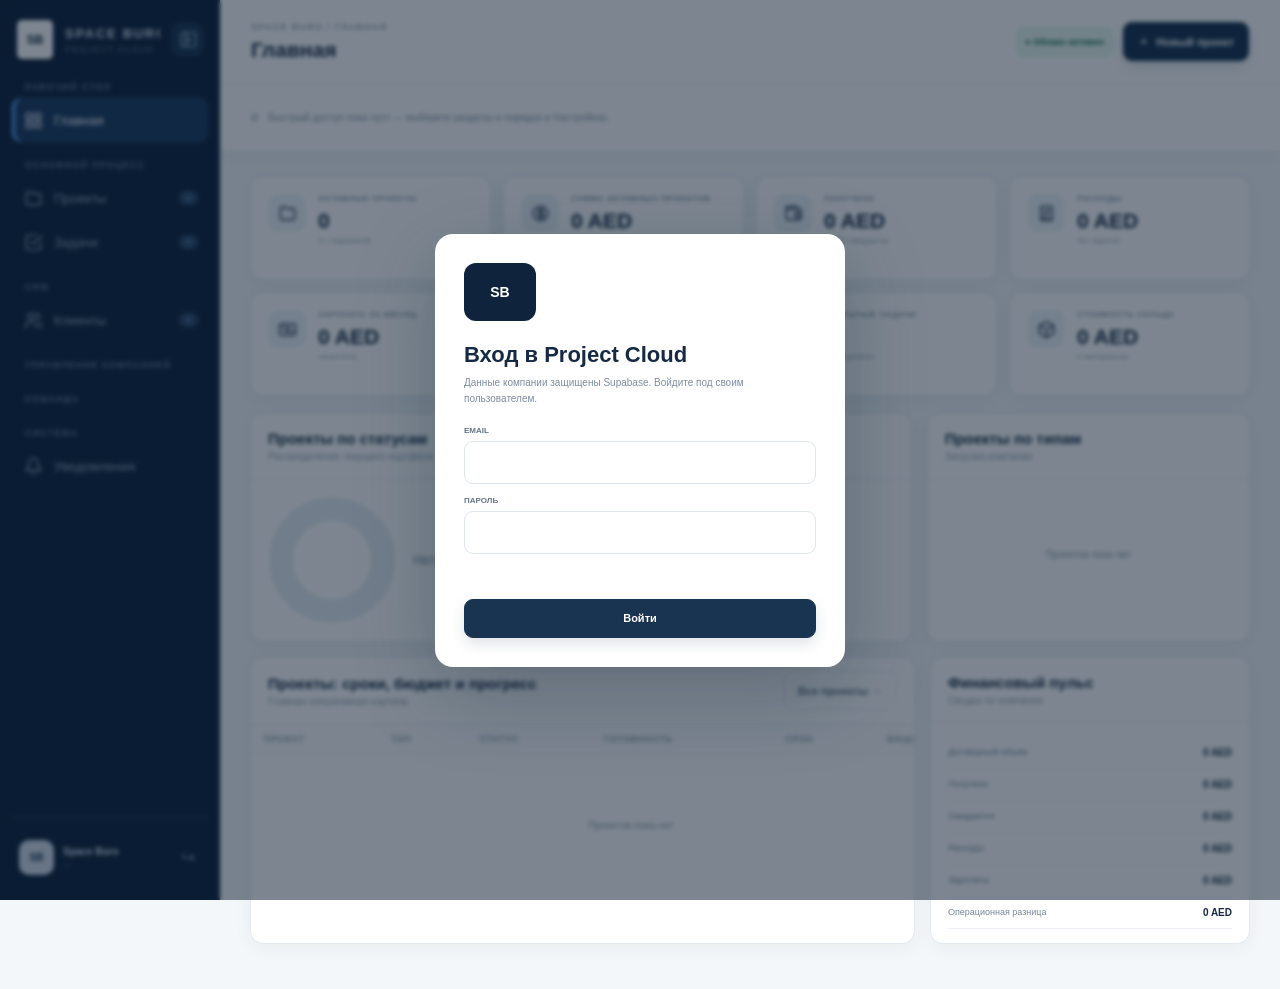
<file: index.html>
<!doctype html>
<html lang="ru">
<head>
  <meta charset="utf-8">
  <meta name="viewport" content="width=device-width,initial-scale=1">
  <meta name="theme-color" content="#10233d">
  <meta name="description" content="Space Buro Project Cloud — управление проектами, BOQ, задачами, строительством и мебельным производством.">
  <meta property="og:type" content="website">
  <meta property="og:title" content="Space Buro — Project Cloud">
  <meta property="og:description" content="Единая система управления строительными, ремонтными и мебельными проектами Space Buro.">
  <meta property="og:url" content="https://marufkad.github.io/space-buro-project-cloud/">
  <meta property="og:image" content="https://marufkad.github.io/space-buro-project-cloud/og-image.svg">
  <link rel="icon" href="favicon.svg" type="image/svg+xml">
  <title>Space Buro — Project Cloud</title>
  <style>
    :root{--navy:#10233d;--navy2:#1d3d65;--ink:#172a44;--muted:#7f8da0;--line:#e4e9f0;--bg:#f4f7fa;--white:#fff;--blue:#2e73d2;--green:#1b9362;--amber:#c78817;--red:#c95750;--violet:#7656c4;--shadow:0 4px 18px rgba(15,35,58,.05)}
    *{box-sizing:border-box}html,body{margin:0;min-height:100%;background:var(--bg);color:var(--ink);font-family:-apple-system,BlinkMacSystemFont,"Segoe UI",Arial,sans-serif}button,input,select,textarea{font:inherit}button{cursor:pointer}.hidden{display:none!important}
    .sidebar{position:fixed;z-index:40;inset:0 auto 0 0;width:252px;background:var(--navy);color:#dce6f2;padding:24px 16px 18px;display:flex;flex-direction:column;overflow:auto}.brand{display:flex;gap:12px;align-items:center;padding:2px 8px 25px}.brand-mark{width:39px;height:39px;background:#fff;color:var(--navy);border-radius:5px;display:grid;place-items:center;font-size:12px;font-weight:900}.brand b{display:block;font-size:13px;letter-spacing:1.7px}.brand small{display:block;font-size:8px;color:#718aa8;letter-spacing:1.7px;margin-top:4px}.nav-group{margin:9px 0}.nav-label{font-size:8px;letter-spacing:1.2px;color:#607a9b;font-weight:800;padding:0 13px 6px}.nav-btn{width:100%;height:41px;border:0;border-radius:9px;background:transparent;color:#91a5bf;padding:0 12px;display:flex;align-items:center;gap:11px;text-align:left;font-size:12px}.nav-btn:hover,.nav-btn.active{color:#fff;background:#1e3c63}.nav-btn.active{box-shadow:inset 3px 0 #5ba6ff}.nav-icon{width:20px;text-align:center;font-size:15px}.nav-count{margin-left:auto;background:#2d496b;border-radius:20px;padding:2px 7px;font-size:9px}.sidebar-foot{margin-top:auto;border-top:1px solid #29405d;padding-top:15px}.user-card{display:flex;gap:9px;align-items:center;padding:7px}.avatar{width:35px;height:35px;border-radius:10px;background:#d1dbea;color:#17304f;display:grid;place-items:center;font-size:10px;font-weight:900}.user-card b,.user-card small{display:block}.user-card b{font-size:10px}.user-card small{font-size:8px;color:#7890ad;margin-top:3px}.user-text{min-width:0;flex:1}.user-text b{white-space:nowrap;overflow:hidden;text-overflow:ellipsis}.logout-mini{border:0;background:transparent;color:#7690af;font-size:17px}
    main{margin-left:252px;min-height:100vh}.topbar{height:84px;background:#fff;border-bottom:1px solid var(--line);display:flex;align-items:center;gap:14px;padding:0 31px;position:sticky;top:0;z-index:25}.mobile-menu{display:none}.top-title{min-width:0}.eyebrow{font-size:8px;letter-spacing:1.3px;color:#9aa6b5;font-weight:800;margin:0 0 6px}.top-title h1{font-size:21px;margin:0;white-space:nowrap;overflow:hidden;text-overflow:ellipsis}.top-actions{margin-left:auto;display:flex;align-items:center;gap:9px}.cloud-pill{height:32px;padding:0 10px;border-radius:8px;background:#e9f7f0;color:#18734e;display:flex;align-items:center;gap:6px;font-size:9px;font-weight:800}.btn{height:39px;border-radius:9px;padding:0 14px;border:1px solid var(--line);background:#fff;color:#5f6f83;font-size:10px;font-weight:800;display:inline-flex;align-items:center;justify-content:center;gap:7px}.btn:hover{background:#f8fafc}.btn.primary{border-color:#193451;background:#193451;color:#fff;box-shadow:0 6px 14px #18304a22}.btn.danger{color:var(--red)}.icon-btn{width:38px;padding:0}.page{padding:24px 30px 45px;max-width:1620px;margin:auto}
    .kpis{display:grid;grid-template-columns:repeat(4,minmax(0,1fr));gap:12px;margin-bottom:17px}.kpi{background:#fff;border:1px solid var(--line);border-radius:13px;padding:17px;min-height:104px;display:flex;gap:12px;box-shadow:var(--shadow)}.kpi-icon{width:38px;height:38px;border-radius:10px;background:#edf3f9;display:grid;place-items:center;flex:none}.kpi-label{font-size:8px;color:#8a97a8;text-transform:uppercase;letter-spacing:.65px;font-weight:800}.kpi-value{font-size:21px;font-weight:800;margin-top:6px}.kpi small{display:block;color:#9aa5b4;font-size:8px;margin-top:3px}.alert-strip{background:#fff;border:1px solid var(--line);border-radius:12px;margin-bottom:16px;padding:12px 15px;display:flex;align-items:center;gap:10px}.alert-icon{width:28px;height:28px;border-radius:8px;background:#fff2dd;color:#b97913;display:grid;place-items:center}.alert-strip b{font-size:10px}.alert-strip p{font-size:9px;color:#788699;margin:3px 0 0}.panel-grid{display:grid;grid-template-columns:minmax(0,1fr) 320px;gap:15px}.panel{background:#fff;border:1px solid var(--line);border-radius:13px;overflow:hidden;box-shadow:var(--shadow)}.panel-head{min-height:65px;border-bottom:1px solid var(--line);padding:13px 17px;display:flex;align-items:center;justify-content:space-between;gap:12px}.panel-head h2{font-size:13px;margin:0}.panel-head p{font-size:8px;color:#96a2b1;margin:4px 0 0}.toolbar{padding:12px 15px;display:flex;gap:8px;flex-wrap:wrap;border-bottom:1px solid var(--line)}.field{height:37px;border:1px solid var(--line);border-radius:8px;background:#fff;padding:0 10px;font-size:10px;color:#536378;outline:none}.field.search{min-width:260px;flex:1}.table-wrap{overflow:auto}.data-table{width:100%;border-collapse:collapse;min-width:760px}.data-table th{background:#fafbfc;color:#96a2b1;text-align:left;font-size:7px;letter-spacing:.7px;padding:10px 13px}.data-table td{border-top:1px solid #edf0f4;padding:13px;font-size:9px;vertical-align:middle}.data-table tbody tr[data-id]{cursor:pointer}.data-table tbody tr[data-id]:hover{background:#f8fbff}.entity{display:flex;gap:9px;align-items:center}.entity-icon{width:34px;height:34px;border-radius:9px;background:#edf2f8;color:#34516f;display:grid;place-items:center;font-weight:800}.entity b,.entity small{display:block}.entity b{font-size:10px}.entity small{font-size:7px;color:#94a0b0;margin-top:4px}.status{display:inline-flex;align-items:center;gap:5px;padding:5px 8px;border-radius:20px;font-size:7px;font-weight:800;white-space:nowrap}.status:before{content:"";width:5px;height:5px;border-radius:50%;background:currentColor}.blue{background:#e7f0ff;color:#2e70cd}.green{background:#e6f7ee;color:#198259}.amber{background:#fff3dc;color:#b97810}.violet{background:#efe9ff;color:#7553bf}.red{background:#feeceb;color:#b84f49}.gray{background:#edf0f4;color:#6f7c8d}.progress{display:flex;align-items:center;gap:7px}.progress-bar{width:68px;height:5px;background:#e8edf3;border-radius:7px;overflow:hidden}.progress-bar i{display:block;height:100%;background:var(--blue)}.empty{padding:52px 20px;text-align:center;color:#8a97a8;font-size:10px}.side-list{padding:7px 16px}.side-item{padding:13px 0;border-bottom:1px solid #edf0f4}.side-item:last-child{border-bottom:0}.side-item b{display:block;font-size:9px}.side-item p{font-size:8px;color:#718095;margin:4px 0}.side-item small{font-size:7px;color:#a0aab7}.chart-card{padding:18px}.chart-card h3{font-size:11px;margin:0 0 15px}.chart-row{display:grid;grid-template-columns:95px 1fr 32px;gap:8px;align-items:center;margin:10px 0}.chart-row span{font-size:8px}.chart-track{height:7px;background:#edf1f5;border-radius:8px;overflow:hidden}.chart-track i{display:block;height:100%;border-radius:8px}.chart-row b{font-size:8px;text-align:right}
    .cards{display:grid;grid-template-columns:repeat(3,minmax(0,1fr));gap:12px}.entity-card{background:#fff;border:1px solid var(--line);border-radius:12px;padding:16px;box-shadow:var(--shadow);cursor:pointer}.entity-card:hover{border-color:#bfd0e4}.entity-card h3{font-size:12px;margin:0}.entity-card p{font-size:9px;color:#758397;line-height:1.5;margin:7px 0}.card-meta{display:flex;gap:7px;flex-wrap:wrap}.tag{background:#f0f3f7;color:#647386;padding:5px 7px;border-radius:6px;font-size:7px}.money{font-weight:800;font-size:10px}.section-title{display:flex;justify-content:space-between;align-items:center;margin-bottom:14px}.section-title h2{font-size:16px;margin:0}.section-title p{font-size:9px;color:#8290a3;margin:4px 0 0}
    .gantt-wrap{overflow:auto;padding:14px}.gantt{min-width:920px}.gantt-head,.gantt-row{display:grid;grid-template-columns:220px 1fr;min-height:40px}.gantt-name{padding:9px;border-right:1px solid var(--line);font-size:9px}.gantt-name b,.gantt-name small{display:block}.gantt-name small{font-size:7px;color:#8c98a7;margin-top:4px}.gantt-days{position:relative;background:repeating-linear-gradient(to right,#fff 0,#fff calc(10% - 1px),#edf0f4 calc(10% - 1px),#edf0f4 10%);border-bottom:1px solid #edf0f4}.gantt-bar{position:absolute;top:10px;height:20px;border-radius:6px;background:var(--blue);color:#fff;font-size:7px;display:flex;align-items:center;padding:0 7px;min-width:24px;overflow:hidden}.gantt-bar.late{background:var(--red)}.gantt-scale{display:flex;height:30px}.gantt-scale span{width:10%;font-size:7px;color:#8794a5;text-align:center;border-right:1px solid #edf0f4;padding-top:7px}.summary-line{display:flex;justify-content:space-between;gap:12px;padding:10px 0;border-bottom:1px solid #edf0f4}.summary-line span{font-size:9px;color:#778699}.summary-line b{font-size:10px}.finance-summary{padding:14px 17px}.stock-low{color:var(--red);font-weight:800}
    .overlay{position:fixed;z-index:100;inset:0;background:rgba(7,24,43,.52);display:none;align-items:center;justify-content:center;padding:15px;backdrop-filter:blur(2px)}.overlay.show{display:flex}#drawerOverlay{z-index:110}#modalOverlay{z-index:180;background:rgba(7,24,43,.68)}#loginOverlay{z-index:220}.modal{width:min(720px,100%);max-height:94vh;background:#fff;border-radius:16px;overflow:auto;display:flex;flex-direction:column}.modal-head{padding:21px 24px;border-bottom:1px solid var(--line);display:flex;align-items:center;justify-content:space-between;position:sticky;top:0;background:#fff;z-index:4}.modal-head h2{font-size:19px;margin:0}.close{width:34px;height:34px;border:1px solid var(--line);background:#fff;border-radius:9px}.form-grid{padding:21px 24px;display:grid;grid-template-columns:1fr 1fr;gap:15px;overflow:auto}.form-grid label{font-size:8px;font-weight:800;color:#66758a;text-transform:uppercase}.form-grid input,.form-grid select,.form-grid textarea{display:block;width:100%;margin-top:6px;border:1px solid #dfe5ec;border-radius:9px;padding:10px;font-size:10px;outline:none;text-transform:none}.form-grid textarea{min-height:76px;resize:vertical}.form-grid .full{grid-column:1/-1}.modal-actions{border-top:1px solid var(--line);padding:16px 24px 21px;display:flex;justify-content:flex-end;gap:8px;position:sticky;bottom:0;background:#fff;z-index:4}.drawer-layer{align-items:stretch;justify-content:flex-end;padding:0}.drawer{height:100%;width:min(520px,100%);background:#fff;overflow:auto}.drawer-head{height:64px;border-bottom:1px solid var(--line);padding:0 20px;display:flex;align-items:center;justify-content:space-between;position:sticky;top:0;background:#fff;z-index:4}.drawer-content{padding:22px}.drawer-title{font-size:21px;margin:0}.drawer-sub{font-size:9px;color:#8190a2;margin:6px 0 17px}.tabs{display:flex;gap:6px;border-bottom:1px solid var(--line);margin-bottom:17px;overflow:auto}.tab{border:0;background:transparent;color:#8090a3;padding:10px 7px;font-size:8px;font-weight:800;white-space:nowrap}.tab.active{color:var(--blue);border-bottom:2px solid var(--blue)}.detail-grid{display:grid;grid-template-columns:1fr 1fr;gap:9px}.detail-box{border:1px solid var(--line);border-radius:10px;padding:12px}.detail-box span{display:block;font-size:7px;color:#919dac}.detail-box b{display:block;font-size:10px;margin-top:5px}.detail-note{background:#f5f7fa;border-radius:10px;padding:12px;font-size:9px;line-height:1.6;color:#647387}.edit-strip{display:grid;grid-template-columns:1fr 1fr auto;gap:8px;margin:14px 0}.edit-strip .field{width:100%}body.overlay-lock{overflow:hidden}
    .login-card{width:min(410px,100%);background:#fff;border-radius:18px;padding:29px;box-shadow:0 25px 80px rgba(7,26,47,.25)}.login-logo{width:72px;height:58px;background:var(--navy);color:#fff;border-radius:12px;display:grid;place-items:center;font-weight:900;margin-bottom:21px;overflow:hidden}.login-logo img{width:100%;height:100%;object-fit:contain;background:#fff}.login-card h2{font-size:22px;margin:0}.login-card>p{font-size:10px;line-height:1.6;color:#7f8da0;margin:7px 0 19px}.login-card label{display:block;font-size:8px;font-weight:800;text-transform:uppercase;color:#65758a;margin-top:12px}.login-card input{display:block;width:100%;height:43px;border:1px solid #dfe5ec;border-radius:9px;margin-top:6px;padding:0 11px}.login-card .btn{width:100%;margin-top:18px}.login-error{min-height:18px;color:var(--red);font-size:9px;margin-top:9px}.toast{position:fixed;z-index:240;right:20px;bottom:20px;background:#17314f;color:#fff;padding:12px 15px;border-radius:10px;font-size:9px;box-shadow:0 12px 30px #081a2f44;transform:translateY(80px);opacity:0;transition:.2s}.toast.show{transform:none;opacity:1}.scrim{display:none}
    @media(max-width:1150px){.kpis{grid-template-columns:1fr 1fr}.panel-grid{grid-template-columns:1fr}.desktop-side{display:none}.cards{grid-template-columns:1fr 1fr}}
    @media(max-width:760px){.sidebar{transform:translateX(-100%);transition:.2s}.sidebar.open{transform:none}.scrim.show{display:block;position:fixed;z-index:35;inset:0;background:#071a2f66}main{margin-left:0}.topbar{height:74px;padding:0 13px}.mobile-menu{display:grid;width:38px;height:38px;border:1px solid var(--line);background:#fff;border-radius:9px;place-items:center}.cloud-pill{display:none}.top-title h1{font-size:18px}.top-actions .btn span{display:none}.top-actions .btn.primary{width:43px;padding:0}.page{padding:16px 12px 35px}.kpis{gap:8px}.kpi{padding:14px;display:block;min-height:104px}.kpi-icon{width:32px;height:32px;margin-bottom:7px}.kpi-label{font-size:9px}.kpi-value{font-size:20px}.cards{grid-template-columns:1fr}.field.search{min-width:100%}.data-table{min-width:680px}.form-grid{grid-template-columns:1fr;padding:18px;overflow:auto}.form-grid .full{grid-column:auto}.modal-head,.modal-actions{padding-left:18px;padding-right:18px}.detail-grid{grid-template-columns:1fr}.edit-strip{grid-template-columns:1fr}.gantt-name{width:180px}.gantt-head,.gantt-row{grid-template-columns:180px 1fr}.drawer-content{padding:18px}.drawer-title{font-size:23px}.entity-card h3{font-size:15px}.entity-card p{font-size:12px}.tag{font-size:10px}.action-row{position:sticky;bottom:0;background:#fff;padding:12px 0;z-index:3}.action-row .btn{flex:1;min-width:44%}#modalOverlay{padding:0}.modal{width:100%;height:100%;max-height:100%;border-radius:0}.modal-head{min-height:64px}.modal-actions{padding-top:12px;padding-bottom:max(14px,env(safe-area-inset-bottom))}.modal-actions .btn{min-height:44px;flex:1}}
    /* Phase 1.1: improved readability and reusable controls */
    body{font-size:14px}.nav-btn{font-size:13px;min-height:44px}.nav-label,.eyebrow{font-size:9px}.panel-head h2{font-size:15px}.panel-head p,.section-title p{font-size:10px}.data-table th{font-size:9px}.data-table td{font-size:11px}.entity b{font-size:12px}.entity small{font-size:9px}.status,.tag{font-size:9px}.field,.btn{font-size:11px}.entity-card h3{font-size:14px}.entity-card p{font-size:11px}.drawer{width:min(720px,100%)}.drawer-number{font-size:16px;font-weight:900;letter-spacing:.5px}.action-row{display:flex;gap:8px;flex-wrap:wrap;margin:16px 0}.action-row .btn{min-width:110px}.danger-zone{border-top:1px solid var(--line);margin-top:18px;padding-top:14px}.mini-list{display:grid;gap:8px}.mini-item{border:1px solid var(--line);border-radius:10px;padding:11px;display:flex;align-items:center;justify-content:space-between;gap:10px}.mini-item b{font-size:11px}.mini-item small{display:block;color:var(--muted);font-size:9px;margin-top:3px}.notification-dot{width:8px;height:8px;border-radius:50%;background:var(--red);display:inline-block}.notification-card{border-left:4px solid var(--blue)}.notification-card.unread{background:#f6faff}.split-grid{display:grid;grid-template-columns:1.1fr .9fr;gap:15px}.dictionary-grid{display:grid;grid-template-columns:repeat(2,minmax(0,1fr));gap:12px}.brand-mark img{width:100%;height:100%;object-fit:contain;border-radius:5px}.brand-upload{display:flex;align-items:center;gap:16px;padding:16px;border:1px dashed #c7d2df;border-radius:12px}.brand-preview{width:72px;height:72px;background:var(--navy);color:#fff;border-radius:12px;display:grid;place-items:center;overflow:hidden;font-weight:900}.brand-preview img{width:100%;height:100%;object-fit:contain;background:#fff}.metric-inline{display:flex;gap:16px;flex-wrap:wrap}.metric-inline div{min-width:130px}.metric-inline span{display:block;font-size:9px;color:var(--muted)}.metric-inline b{display:block;font-size:16px;margin-top:4px}.section-gap{margin-top:15px}.muted{color:var(--muted)}.clickable{cursor:pointer}.clickable:hover{background:#f8fbff}.pill-tabs{display:flex;gap:7px;overflow:auto;margin-bottom:14px}.pill-tabs button{white-space:nowrap}.warning-box{padding:12px;border-radius:10px;background:#fff4df;color:#8a5b10;font-size:11px}.success-box{padding:12px;border-radius:10px;background:#e9f8f1;color:#176c4c;font-size:11px}.module-ribbon{position:sticky;top:84px;z-index:24;background:#fff;border-bottom:1px solid var(--line);box-shadow:0 5px 16px rgba(15,35,58,.04)}.module-ribbon-track{display:flex;gap:7px;overflow-x:auto;overscroll-behavior-inline:contain;scrollbar-width:thin;padding:9px 30px}.module-link{height:49px;flex:0 0 auto;border:1px solid var(--line);border-radius:11px;background:#fff;color:#5e6e82;padding:0 13px;display:flex;align-items:center;gap:8px;font-size:11px;font-weight:800;white-space:nowrap}.module-link:hover{border-color:#b8c8da;background:#f8fbff}.module-link.active{background:#173451;border-color:#173451;color:#fff;box-shadow:0 6px 14px rgba(23,52,81,.18)}.module-link .module-symbol{font-size:16px}.module-count{min-width:20px;height:20px;border-radius:20px;background:#edf2f7;color:#617185;display:grid;place-items:center;font-size:9px}.module-link.active .module-count{background:#ffffff24;color:#fff}.module-tabs{display:flex;gap:7px;overflow:auto;margin-bottom:15px}.module-tabs .btn{white-space:nowrap}.module-summary{display:grid;grid-template-columns:repeat(4,minmax(0,1fr));gap:12px}.module-feature-grid{display:grid;grid-template-columns:repeat(3,minmax(0,1fr));gap:10px;padding:15px}.module-feature{border:1px solid var(--line);border-radius:11px;padding:13px;background:#fbfcfe}.module-feature b{font-size:11px}.module-feature p{font-size:9px;line-height:1.5;color:var(--muted);margin:5px 0 0}.budget-track{height:8px;background:#e9edf2;border-radius:9px;overflow:hidden}.budget-track i{display:block;height:100%;border-radius:9px}.module-hero{padding:17px;background:linear-gradient(135deg,#10233d,#24527f);color:#fff;border-radius:14px;margin-bottom:15px;display:flex;align-items:center;justify-content:space-between;gap:18px}.module-hero h2{font-size:18px;margin:0}.module-hero p{font-size:10px;line-height:1.6;color:#c9d8e8;margin:6px 0 0}.module-hero .tag{background:#ffffff1c;color:#fff}.module-empty{padding:32px 18px;text-align:center}.module-empty b{display:block;font-size:14px}.module-empty p{max-width:620px;margin:8px auto 16px;color:var(--muted);font-size:10px;line-height:1.6}@media(max-width:900px){.split-grid,.dictionary-grid{grid-template-columns:1fr}.module-summary{grid-template-columns:1fr 1fr}.module-feature-grid{grid-template-columns:1fr 1fr}}@media(max-width:760px){.module-ribbon{top:74px}.module-ribbon-track{padding:8px 12px}.module-link{height:46px;padding:0 12px;font-size:10px}.module-summary,.module-feature-grid{grid-template-columns:1fr}.module-hero{align-items:flex-start;flex-direction:column}.module-hero .btn{width:100%}}
    /* Phase 1.4: unified icons, collapsible navigation and denser analytics */
    .sidebar{width:220px;padding:18px 12px;transition:width .22s ease}.sidebar main{transition:margin .22s ease}main{margin-left:220px;transition:margin .22s ease}.brand{padding:2px 5px 14px}.brand-copy,.nav-text{white-space:nowrap;overflow:hidden}.sidebar-toggle{margin-left:auto;width:31px;height:31px;border:1px solid #34506f;border-radius:8px;background:#173451;color:#a9bfd7;display:grid;place-items:center;flex:none}.sb-icon{width:19px;height:19px;stroke:currentColor;fill:none;stroke-width:1.8;stroke-linecap:round;stroke-linejoin:round;display:block}.nav-icon,.module-symbol,.kpi-icon{display:grid;place-items:center}.nav-btn{padding:0 10px;gap:10px}.nav-btn .nav-icon{width:22px;flex:none}.sidebar.collapsed{width:72px;padding-inline:10px}.sidebar.collapsed+main{margin-left:72px}.sidebar.collapsed .brand-copy,.sidebar.collapsed .nav-text,.sidebar.collapsed .nav-label,.sidebar.collapsed .nav-count,.sidebar.collapsed .user-text{display:none}.sidebar.collapsed .brand{padding-inline:0;justify-content:center;flex-wrap:wrap}.sidebar.collapsed .brand-mark{width:38px;height:38px}.sidebar.collapsed .sidebar-toggle{margin:0}.sidebar.collapsed .nav-btn{justify-content:center;padding:0}.sidebar.collapsed .nav-btn.active{box-shadow:inset 3px 0 #5ba6ff}.sidebar.collapsed .user-card{justify-content:center;flex-wrap:wrap;padding:5px 0}.sidebar.collapsed .logout-mini{width:100%}.dashboard-grid{display:grid;grid-template-columns:1.35fr .65fr;gap:15px}.dashboard-charts{display:grid;grid-template-columns:repeat(3,minmax(0,1fr));gap:15px}.donut-wrap{display:flex;align-items:center;gap:18px;padding:18px}.donut{width:126px;height:126px;border-radius:50%;position:relative;flex:none}.donut:after{content:"";position:absolute;inset:24px;background:#fff;border-radius:50%}.legend{display:grid;gap:8px;min-width:0}.legend div{display:flex;align-items:center;gap:7px;font-size:10px}.legend i{width:8px;height:8px;border-radius:50%;flex:none}.legend b{margin-left:auto}.spark-bars{height:145px;padding:15px;display:flex;align-items:flex-end;gap:9px}.spark-col{height:100%;flex:1;display:flex;align-items:flex-end;gap:3px;position:relative;padding-bottom:20px}.spark-col i{display:block;flex:1;min-width:5px;border-radius:4px 4px 0 0}.spark-col small{position:absolute;bottom:0;left:0;right:0;text-align:center;font-size:7px;color:var(--muted)}.employee-photo{width:42px;height:42px;border-radius:11px;object-fit:cover;background:#e9eef5;display:grid;place-items:center;color:#38546f;font-weight:900;flex:none}.employee-card-head{display:flex;gap:12px;align-items:center}.gantt-month{min-width:1120px;position:relative}.gantt-month .gantt-head,.gantt-month .gantt-row{grid-template-columns:250px 1fr}.gantt-month-grid{display:grid;position:relative}.gantt-day{min-width:24px;border-right:1px solid #edf0f4;text-align:center;font-size:7px;padding:5px 0;color:#778699}.gantt-day.weekend{background:#f6f8fb}.gantt-day.today{background:#eaf3ff;color:#1f66bd;font-weight:900}.gantt-lane{position:relative;display:grid;min-height:47px;border-bottom:1px solid #edf0f4}.gantt-cell{border-right:1px solid #edf0f4}.gantt-cell.weekend{background:#f8f9fb}.gantt-cell.today{background:#f0f6ff}.gantt-task-bar{position:absolute;top:10px;height:27px;border-radius:7px;background:linear-gradient(90deg,#255fba,#3c83de);color:#fff;font-size:8px;display:flex;align-items:center;padding:0 8px;z-index:2;overflow:hidden;box-shadow:0 3px 8px #1a559b24}.gantt-task-bar.late{background:linear-gradient(90deg,#b84542,#d4635d)}.gantt-actions{display:flex;gap:5px;margin-top:5px}.gantt-actions button{border:0;background:#edf3fa;color:#48627e;border-radius:5px;font-size:8px;padding:4px 6px}.library-list{display:flex;gap:7px;flex-wrap:wrap;padding:15px}.library-chip{border:1px solid var(--line);border-radius:8px;padding:7px 9px;font-size:9px;background:#fbfcfe}.payroll-tabs{display:flex;gap:7px;overflow:auto}.calendar-table th,.calendar-table td{min-width:38px;text-align:center}.calendar-table .employee-col{min-width:180px;text-align:left;position:sticky;left:0;background:#fff;z-index:2}.event-absence{background:#feeceb;color:#a8403d}.event-overtime{background:#e8f1ff;color:#245faa}.event-advance{background:#e7f8ef;color:#17754f}.photo-input-preview{width:84px;height:84px;border-radius:14px;object-fit:cover;background:#edf2f7}.procurement-tabs{display:flex;gap:7px;overflow:auto;margin-bottom:14px}@media(max-width:1150px){.dashboard-grid,.dashboard-charts{grid-template-columns:1fr 1fr}}@media(max-width:760px){.sidebar,.sidebar.collapsed{width:220px;padding:18px 12px}.sidebar.collapsed+main,.sidebar+main{margin-left:0}.sidebar.collapsed .brand-copy,.sidebar.collapsed .nav-text,.sidebar.collapsed .nav-label,.sidebar.collapsed .nav-count,.sidebar.collapsed .user-text{display:block}.sidebar.collapsed .brand{justify-content:flex-start;flex-wrap:nowrap}.sidebar.collapsed .sidebar-toggle{margin-left:auto}.sidebar.collapsed .nav-btn{justify-content:flex-start;padding:0 10px}.dashboard-grid,.dashboard-charts{grid-template-columns:1fr}.gantt-month{min-width:1000px}.payroll-tabs{padding-bottom:4px}}
    /* Phase 1.5: configurable quick access and payroll workbook layout */
    .module-placeholder{min-height:49px;display:flex;align-items:center;gap:9px;color:#8795a6;font-size:10px}.module-placeholder .sb-icon{color:#6f839b}.pin-grid{display:grid;grid-template-columns:repeat(3,minmax(0,1fr));gap:9px;padding:16px}.pin-choice{border:1px solid var(--line);border-radius:11px;padding:12px;display:flex;align-items:center;gap:10px;background:#fbfcfe;cursor:pointer}.pin-choice input{width:17px;height:17px}.pin-choice b{display:block;font-size:11px}.pin-choice small{display:block;color:var(--muted);font-size:8px;margin-top:3px}.salary-sheet-head{padding:13px 16px;background:#294b7f;color:#fff}.salary-sheet-head h2{font-size:14px;margin:0}.salary-sheet-head p{font-size:9px;margin:5px 0 0;color:#d7e3f3}.salary-table th{background:#315b96;color:#fff}.salary-table tfoot td{background:#1d3f70;color:#fff;font-weight:900}.salary-negative{color:#c64e48;font-weight:800}.salary-positive{color:#16764f;font-weight:800}.salary-advance{background:#e4f2cc!important;color:#37672b;font-weight:800}.salary-earned{background:#e9f4e4!important;font-weight:800}.salary-pay{background:#244878!important;color:#fff;font-weight:900}.salary-calendar td{min-width:86px;text-align:center}.salary-calendar .salary-day{position:sticky;left:0;z-index:3;min-width:78px;background:#fff;text-align:left;font-weight:800}.salary-calendar .salary-kind{position:sticky;left:78px;z-index:3;min-width:92px;background:#fff;text-align:left}.salary-calendar tr.ot-row td{background:#edf8f1}.salary-calendar tr.abs-row td{background:#fff0ef}.salary-calendar td.clickable-cell{cursor:pointer}.salary-calendar td.clickable-cell:hover{outline:2px solid #5d91d3;outline-offset:-2px}.rate-cell{font-variant-numeric:tabular-nums}.year-summary th,.year-summary td{text-align:right;min-width:92px}.year-summary th:first-child,.year-summary td:first-child{text-align:left;position:sticky;left:0;background:inherit;min-width:210px;z-index:2}@media(max-width:1150px){.pin-grid{grid-template-columns:1fr 1fr}}@media(max-width:760px){.pin-grid{grid-template-columns:1fr}}
    /* Phase 1.6: integrated navigation and operating centers */
    .quick-layout{display:grid;grid-template-columns:minmax(0,1.2fr) minmax(280px,.8fr);gap:20px;padding:18px}.quick-layout h3{font-size:12px;margin:0 0 10px}.quick-order-list,.quick-available{display:grid;gap:8px}.quick-order-row{display:flex;align-items:center;gap:9px;border:1px solid var(--line);border-radius:11px;background:#fbfcfe;padding:9px}.quick-order-row b{font-size:11px}.quick-index{width:25px;height:25px;border-radius:8px;background:#173451;color:#fff;display:grid;place-items:center;font-size:9px;font-weight:900}.quick-spacer{flex:1}.quick-add{width:100%;border:1px solid var(--line);text-align:left}.quick-add>span:last-child{margin-left:auto;font-size:18px}.module-tabs{flex-wrap:wrap}.module-tabs .btn{min-height:39px}.data-table small{color:var(--muted);line-height:1.45}.module-hero .action-row{margin:0}.module-hero .action-row .btn{border-color:#ffffff35;background:#ffffff12;color:#fff}.module-hero .action-row .btn.primary{background:#fff;color:#173451}.salary-table td{white-space:nowrap}.salary-table td:first-child{position:sticky;left:0;background:#fff;z-index:2}.status.red{background:#feeceb;color:#b84f49}.status.amber{background:#fff3dc;color:#b97810}.status.green{background:#e6f7ee;color:#198259}.status.gray{background:#edf0f4;color:#6f7c8d}@media(max-width:900px){.quick-layout{grid-template-columns:1fr}}@media(max-width:760px){.quick-layout{padding:12px}.quick-order-row{flex-wrap:wrap}.quick-spacer{display:none}.quick-order-row b{min-width:calc(100% - 72px);flex:1}.module-hero .action-row{position:static;padding:0;width:100%}.module-hero .action-row .btn{min-width:0}}
    /* Phase 1.7: work library and hierarchical BOQ builder */
    .estimate-flow{display:flex;align-items:center;gap:7px;overflow:auto;padding:13px 15px}.estimate-flow span{white-space:nowrap;border:1px solid #dce4ed;border-radius:9px;background:#fff;padding:9px 11px;font-size:10px;font-weight:800}.estimate-flow i{color:#8da0b5;font-style:normal}.boq-tree td{vertical-align:middle}.boq-name{display:flex;align-items:center;gap:8px;min-width:260px}.boq-indent{display:inline-block;flex:none}.boq-type{width:24px;height:24px;border-radius:7px;background:#edf3fa;color:#315f91;display:grid;place-items:center;font-size:10px;font-weight:900;flex:none}.boq-tree tr[data-kind="section"] td{background:#eef4fb;font-weight:900}.boq-tree tr[data-kind="work"] td{background:#fbfcfe}.boq-tree tr[data-kind="material"] td{color:#65758a}.boq-actions{display:flex;gap:5px;white-space:nowrap}.boq-actions .btn{height:31px;padding:0 9px}.work-library-grid{display:grid;grid-template-columns:320px minmax(0,1fr);gap:15px}.work-tree{padding:10px}.work-tree-node{border:1px solid var(--line);border-radius:10px;margin:7px 0;background:#fff}.work-tree-head{display:flex;align-items:center;gap:8px;padding:10px}.work-tree-head b{font-size:11px}.work-tree-head small{display:block;color:var(--muted);font-size:8px;margin-top:3px}.work-tree-head .btn{margin-left:auto;height:31px}.work-children{border-top:1px solid var(--line);padding:5px 8px 8px 25px}.work-package{border:1px solid var(--line);border-radius:11px;padding:13px;margin:9px;background:#fbfcfe}.work-package-top{display:flex;align-items:flex-start;gap:10px}.work-package-top>div{flex:1}.work-package h3{font-size:12px;margin:0}.work-package p{font-size:9px;color:var(--muted);margin:5px 0}.price-pills{display:flex;gap:6px;flex-wrap:wrap;margin-top:8px}.price-pills span{font-size:8px;padding:5px 7px;border-radius:6px;background:#eaf1f9}.material-components{margin-top:10px;border-top:1px dashed #ced8e4;padding-top:8px}.material-component{display:flex;justify-content:space-between;gap:10px;padding:5px 0;font-size:9px}.estimate-empty-guide{padding:26px;text-align:center}.estimate-empty-guide b{font-size:15px}.estimate-empty-guide p{max-width:620px;margin:8px auto;color:var(--muted);font-size:10px;line-height:1.6}@media(max-width:980px){.work-library-grid{grid-template-columns:1fr}}@media(max-width:760px){.estimate-flow{padding-inline:10px}.boq-name{min-width:210px}.work-tree-head{flex-wrap:wrap}.work-tree-head .btn{margin-left:0}}
  </style>
  <link rel="stylesheet" href="phase1_8.css">
  <link rel="stylesheet" href="phase1_9.css">
  <link rel="stylesheet" href="service-library.css">
</head>
<body>
  <div class="scrim" id="scrim"></div>
  <aside class="sidebar" id="sidebar">
    <div class="brand"><div class="brand-mark"><img id="brandLogo" class="hidden" alt="Логотип Space Buro"><span id="brandFallback">SB</span></div><div class="brand-copy"><b id="brandName">SPACE BURO</b><small>PROJECT CLOUD</small></div><button class="sidebar-toggle" id="sidebarToggle" title="Свернуть меню" aria-label="Свернуть или развернуть меню"><span data-icon="panel-left"></span></button></div>
    <div class="nav-group"><div class="nav-label">РАБОЧИЙ СТОЛ</div><button class="nav-btn active" data-page="dashboard"><span class="nav-icon" data-icon="dashboard"></span><span class="nav-text">Главная</span></button></div>
    <div class="nav-group"><div class="nav-label">ОСНОВНОЙ ПРОЦЕСС</div><button class="nav-btn" data-page="projects"><span class="nav-icon" data-icon="folder"></span><span class="nav-text">Проекты</span><span class="nav-count" id="projectsCount">0</span></button><button class="nav-btn" data-page="estimates"><span class="nav-icon" data-icon="calculator"></span><span class="nav-text">Сметы и BOQ</span></button><button class="nav-btn" data-page="tasks"><span class="nav-icon" data-icon="check-square"></span><span class="nav-text">Задачи</span><span class="nav-count" id="tasksCount">0</span></button><button class="nav-btn" data-page="work_schedule"><span class="nav-icon" data-icon="hard-hat"></span><span class="nav-text">График и контроль стройки</span></button></div>
    <div class="nav-group"><div class="nav-label">CRM</div><button class="nav-btn" data-page="clients"><span class="nav-icon" data-icon="users"></span><span class="nav-text">Клиенты</span><span class="nav-count" id="clientsCount">0</span></button></div>
    <div class="nav-group"><div class="nav-label">УПРАВЛЕНИЕ КОМПАНИЕЙ</div><button class="nav-btn" data-page="warehouse_accounting"><span class="nav-icon" data-icon="warehouse"></span><span class="nav-text">Снабжение, склад и материалы</span></button><button class="nav-btn finance-nav" data-page="financial_accounting"><span class="nav-icon" data-icon="chart"></span><span class="nav-text">Финансы и отчёты</span></button><button class="nav-btn" data-page="rate_catalog"><span class="nav-icon" data-icon="book-open"></span><span class="nav-text">Справочник расценок</span></button></div>
    <div class="nav-group"><div class="nav-label">КОМАНДА</div><button class="nav-btn employee-nav" data-page="employees"><span class="nav-icon" data-icon="id-card"></span><span class="nav-text">Штаб зарплата</span></button><button class="nav-btn payroll-nav" data-page="payroll"><span class="nav-icon" data-icon="banknote"></span><span class="nav-text">Зарплата и выплаты</span></button></div>
    <div class="nav-group"><div class="nav-label">СИСТЕМА</div><button class="nav-btn" data-page="notifications"><span class="nav-icon" data-icon="bell"></span><span class="nav-text">Уведомления</span><span class="nav-count hidden" id="notificationsCount">0</span></button><button class="nav-btn settings-nav" data-page="settings"><span class="nav-icon" data-icon="settings"></span><span class="nav-text">Настройки</span></button></div>
    <div class="sidebar-foot"><div class="user-card"><div class="avatar" id="avatar">SB</div><div class="user-text"><b id="userName">Space Buro</b><small id="userRole">—</small></div><button class="logout-mini" id="logoutBtn" title="Выйти" aria-label="Выйти из системы">↪</button></div></div>
  </aside>
  <main>
    <header class="topbar"><button class="mobile-menu" id="mobileMenu" aria-label="Открыть меню">☰</button><div class="top-title"><p class="eyebrow" id="breadcrumb">SPACE BURO / ГЛАВНАЯ</p><h1 id="pageTitle">Главная</h1></div><div class="top-actions"><div class="cloud-pill" id="cloudStatus" role="status">● Облако активно</div><button class="btn primary" id="pageAction">＋ <span>Новый проект</span></button></div></header>
    <nav class="module-ribbon" aria-label="Быстрый доступ"><div class="module-ribbon-track" id="moduleRibbon"><div class="module-placeholder"><span data-icon="settings"></span><span>Панель быстрого доступа пуста — выберите нужные разделы в Настройках.</span></div><span class="hidden" id="ribbonTasksCount">0</span></div></nav>
    <div class="page" id="content"><div class="empty">Загрузка системы…</div></div>
  </main>

  <div class="overlay show" id="loginOverlay"><form class="login-card" id="loginForm"><div class="login-logo"><img id="loginBrandLogo" class="hidden" alt="Логотип"><span id="loginBrandFallback">SB</span></div><h2>Вход в Project Cloud</h2><p>Данные компании защищены Supabase. Войдите под своим пользователем.</p><label>Email<input name="email" type="email" autocomplete="email" required></label><label>Пароль<input name="password" type="password" autocomplete="current-password" required></label><div class="login-error" id="loginError"></div><button class="btn primary" id="loginBtn">Войти</button></form></div>
  <div class="overlay" id="modalOverlay"><form class="modal" id="modalForm"><div class="modal-head"><h2 id="modalTitle">Новая запись</h2><button type="button" class="close" data-close aria-label="Закрыть окно">×</button></div><div class="form-grid" id="modalFields"></div><div class="modal-actions"><button type="button" class="btn" data-close>Отмена</button><button class="btn primary" id="modalSubmit">Сохранить</button></div></form></div>
    <div class="overlay drawer-layer" id="drawerOverlay"><aside class="drawer"><div class="drawer-head"><button class="close" data-close aria-label="Назад">←</button><b class="drawer-number" id="drawerNumber"></b><button class="close" data-close aria-label="Закрыть карточку">×</button></div><div class="drawer-content" id="drawerContent"></div></aside></div>
  <div class="toast" id="toast"></div>

  <script>
  const SUPABASE_URL='https://sulwxicoqpvvxvowqfhz.supabase.co';
  const SUPABASE_KEY='sb_publishable_gFAifztfSvSVaa5et_1GBw_eNJspg7U';
  const $=s=>document.querySelector(s), $$=s=>[...document.querySelectorAll(s)];
  const state={page:'dashboard',session:null,profile:null,profiles:[],projects:[],clients:[],tasks:[],stages:[],expenses:[],payments:[],materials:[],stock:[],employees:[]};
  const pageMeta={dashboard:['Главная','Новый проект'],clients:['Клиенты','Новый клиент'],projects:['Проекты','Новый проект'],tasks:['Задачи','Новая задача'],gantt:['Диаграмма Ганта','Новая задача'],materials:['Материалы','Новый материал'],warehouse:['Склад','Новое движение'],employees:['Сотрудники','Новый сотрудник'],expenses:['Расходы','Новый расход'],payments:['Платежи','Новый платёж'],settings:['Справочники','Добавить значение']};
  const esc=v=>String(v??'').replace(/[&<>'"]/g,c=>({'&':'&amp;','<':'&lt;','>':'&gt;',"'":'&#39;','"':'&quot;'}[c]));
  const money=n=>new Intl.NumberFormat('en-AE',{maximumFractionDigits:0}).format(Number(n)||0);
  const date=v=>v?new Intl.DateTimeFormat('ru',{day:'2-digit',month:'short',year:'numeric'}).format(new Date(v)):'—';
  const statusTone=s=>({'Новый':'gray','Согласование':'amber','В работе':'blue','Монтаж':'violet','Завершён':'green',new:'gray',created:'gray',assigned:'blue',blocked:'red',in_progress:'violet',review:'amber',done:'green',accepted:'green',waiting_materials:'amber',completed:'green',expected:'amber',paid:'green',overdue:'red'}[s]||'gray');
  const taskStatus=s=>({new:'Новая',created:'Создана',assigned:'Назначена',blocked:'Заблокирована',in_progress:'В работе',review:'На проверке',done:'Выполнена',accepted:'Принята',waiting_materials:'Ожидает материалы',completed:'Выполнена'}[s]||s||'—');
  const roleName=r=>({owner:'Руководитель',admin:'Администратор',project_manager:'Менеджер проекта',foreman:'Прораб',designer:'Дизайнер',procurement:'Закупщик',storekeeper:'Кладовщик',accountant:'Бухгалтер',marketing:'Маркетолог',employee:'Сотрудник'}[r]||r||'—');
  function toast(message){const t=$('#toast');t.textContent=message;t.classList.add('show');setTimeout(()=>t.classList.remove('show'),2600)}
  function canFinance(){return ['owner','admin','accountant','project_manager'].includes(state.profile?.role)}
  async function rawApi(path,options={}){const headers={'apikey':SUPABASE_KEY,'Content-Type':'application/json',...(options.headers||{})};if(options.auth!==false&&state.session?.access_token)headers.Authorization='Bearer '+state.session.access_token;const res=await fetch(SUPABASE_URL+path,{...options,headers});if(res.status===401&&options.retry!==false&&state.session?.refresh_token){await refreshSession();return rawApi(path,{...options,retry:false})}if(!res.ok){let payload={},msg='Ошибка соединения';try{payload=await res.json();msg=payload.message||payload.msg||payload.error_description||payload.hint||payload.details||msg}catch{}const error=new Error(msg);error.status=res.status;error.code=payload.code;error.details=payload.details;throw error}const body=await res.text();return body?JSON.parse(body):null}
  async function refreshSession(){const next=await rawApi('/auth/v1/token?grant_type=refresh_token',{method:'POST',body:JSON.stringify({refresh_token:state.session.refresh_token}),auth:false,retry:false});saveSession(next)}
  function saveSession(value){state.session=value;if(value)localStorage.setItem('sb-session',JSON.stringify(value));else localStorage.removeItem('sb-session')}
  async function login(email,password){return rawApi('/auth/v1/token?grant_type=password',{method:'POST',body:JSON.stringify({email,password}),auth:false,retry:false})}
  async function safeLoad(path){try{return await rawApi(path)}catch(e){console.warn(path,e.message);return []}}
  function missingRelation(e){const text=`${e?.message||''} ${e?.details||''}`;return ['42P01','PGRST205'].includes(e?.code)||(e?.status===404&&/(schema cache|relation|table|view).*(not found|does not exist)|could not find.*(relation|table|view)/i.test(text))}
  async function safeSecureLoad(securePath,legacyPath){try{return await rawApi(securePath)}catch(e){if(missingRelation(e))return safeLoad(legacyPath);throw e}}
  async function loadAll(){const uid=state.session?.user?.id;const [profiles,projects,clients,tasks,stages,materials,stock,employees]=await Promise.all([safeLoad('/rest/v1/profiles?select=*&order=full_name.asc'),safeSecureLoad('/rest/v1/projects_secure_v19?select=*&archived_at=is.null&order=updated_at.desc','/rest/v1/projects?select=*&archived_at=is.null&order=updated_at.desc'),safeLoad('/rest/v1/clients?select=*&is_active=eq.true&order=created_at.desc'),safeLoad('/rest/v1/tasks?select=*&order=due_date.asc.nullslast'),safeLoad('/rest/v1/project_stages?select=*&order=sort_order.asc'),safeSecureLoad('/rest/v1/materials_secure_v19?select=*&is_active=eq.true&order=name.asc','/rest/v1/materials?select=*&is_active=eq.true&order=name.asc'),safeSecureLoad('/rest/v1/warehouse_stock_secure_v19?select=*','/rest/v1/warehouse_stock?select=*'),safeLoad('/rest/v1/employees?select=*&is_active=eq.true&order=full_name.asc')]);state.profiles=profiles;state.profile=profiles.find(x=>x.id===uid)||{full_name:state.session?.user?.email,role:'employee'};state.projects=projects;state.clients=clients;state.tasks=tasks;state.stages=stages;state.materials=materials;state.stock=stock;state.employees=employees;if(canFinance()){[state.expenses,state.payments]=await Promise.all([safeLoad('/rest/v1/expenses?select=*&order=expense_date.desc'),safeLoad('/rest/v1/payments?select=*&order=due_date.desc.nullslast')])}updateShell();renderPage()}
  function updateShell(){const name=state.profile?.full_name||state.session?.user?.email||'Space Buro';$('#userName').textContent=name;$('#userRole').textContent=roleName(state.profile?.role);$('#avatar').textContent=name.split(/\s+/).map(x=>x[0]).join('').slice(0,2).toUpperCase();$('#projectsCount').textContent=state.projects.length;$('#clientsCount').textContent=state.clients.length;$('#tasksCount').textContent=state.tasks.filter(t=>t.status!=='completed').length;$$('.finance-nav').forEach(x=>x.classList.toggle('hidden',!canFinance()))}
  function projectName(id){return state.projects.find(x=>x.id===id)?.name||'Без проекта'}
  function clientName(id,fallback=''){return state.clients.find(x=>x.id===id)?.name||fallback||'—'}
  function employeeName(id){return state.profiles.find(x=>x.id===id)?.full_name||state.employees.find(x=>x.profile_id===id)?.full_name||'—'}
  function setPage(page){if((page==='expenses'||page==='payments')&&!canFinance())page='dashboard';state.page=page;$$('.nav-btn').forEach(b=>b.classList.toggle('active',b.dataset.page===page));const meta=pageMeta[page];$('#pageTitle').textContent=meta[0];$('#breadcrumb').textContent='SPACE BURO / '+meta[0].toUpperCase();$('#pageAction').innerHTML='＋ <span>'+meta[1]+'</span>';$('#sidebar').classList.remove('open');$('#scrim').classList.remove('show');renderPage()}
  function kpi(icon,label,value,detail){return `<div class="kpi"><div class="kpi-icon">${icon}</div><div><div class="kpi-label">${esc(label)}</div><div class="kpi-value">${esc(value)}</div><small>${esc(detail||'')}</small></div></div>`}
  function projectStatus(s){return `<span class="status ${statusTone(s)}">${esc(s||'Новый')}</span>`}
  function dashboard(){const active=state.projects.filter(p=>p.status!=='Завершён');const late=active.filter(p=>p.due_date&&new Date(p.due_date)<new Date());const openTasks=state.tasks.filter(t=>t.status!=='completed');const overdueTasks=openTasks.filter(t=>t.due_date&&new Date(t.due_date)<new Date());const received=state.payments.filter(p=>p.direction==='income'&&p.status==='paid').reduce((a,p)=>a+Number(p.amount||0),0);const expenses=state.expenses.reduce((a,p)=>a+Number(p.actual_amount||0),0);const budget=active.reduce((a,p)=>a+Number(p.contract_amount||p.budget||0),0);const types={};state.projects.forEach(p=>types[p.category||'Без категории']=(types[p.category||'Без категории']||0)+1);const max=Math.max(1,...Object.values(types));return `<div class="kpis">${kpi('▣','Активные проекты',active.length,state.projects.length+' всего')}${kpi('⚠','Проекты с задержкой',late.length,late.length?'требуют внимания':'всё по плану')}${kpi('✓','Открытые задачи',openTasks.length,overdueTasks.length+' просрочено')}${kpi('AED','Сумма активных проектов',money(budget),'AED')}</div>${(late.length||overdueTasks.length)?`<div class="alert-strip"><div class="alert-icon">!</div><div><b>Требуется внимание</b><p>${late.length} проектов и ${overdueTasks.length} задач вышли за плановый срок.</p></div></div>`:''}<div class="panel-grid"><section class="panel"><div class="panel-head"><div><h2>Активные проекты</h2><p>Статус, готовность и ближайшие сроки</p></div><button class="btn" onclick="setPage('projects')">Все проекты →</button></div>${projectTable(active.slice(0,8))}</section><aside class="panel desktop-side"><div class="chart-card"><h3>Проекты по типам</h3>${Object.entries(types).map(([n,v])=>`<div class="chart-row"><span>${esc(n)}</span><div class="chart-track"><i style="width:${v/max*100}%;background:var(--blue)"></i></div><b>${v}</b></div>`).join('')||'<div class="empty">Нет данных</div>'}</div>${canFinance()?`<div class="finance-summary"><div class="summary-line"><span>Полученные платежи</span><b>${money(received)} AED</b></div><div class="summary-line"><span>Фактические расходы</span><b>${money(expenses)} AED</b></div><div class="summary-line"><span>Операционная разница</span><b>${money(received-expenses)} AED</b></div></div>`:''}</aside></div>`}
  function projectTable(list=state.projects){return `<div class="table-wrap"><table class="data-table"><thead><tr><th>ПРОЕКТ</th><th>ТИП</th><th>СТАТУС</th><th>ГОТОВНОСТЬ</th><th>СРОК</th><th>БЮДЖЕТ</th></tr></thead><tbody>${list.map(p=>`<tr data-id="${p.id}" onclick="openProject('${p.id}')"><td><div class="entity"><div class="entity-icon">${esc((p.category||'P')[0])}</div><div><b>${esc(p.name)}</b><small>${esc(p.number)} · ${esc(p.location||'—')}</small></div></div></td><td>${esc(p.category||'—')}</td><td>${projectStatus(p.status)}</td><td><div class="progress"><div class="progress-bar"><i style="width:${Number(p.progress)||0}%"></i></div><b>${Number(p.progress)||0}%</b></div></td><td>${date(p.due_date)}</td><td class="money">${money(p.contract_amount||p.budget)} AED</td></tr>`).join('')||`<tr><td colspan="6"><div class="empty">Проектов пока нет</div></td></tr>`}</tbody></table></div>`}
  function projectsPage(){return `<div class="panel"><div class="toolbar"><input class="field search" id="projectSearch" placeholder="Поиск по проекту, номеру или локации"><select class="field" id="projectStatusFilter"><option value="">Все статусы</option><option>Новый</option><option>Согласование</option><option>В работе</option><option>Монтаж</option><option>Завершён</option></select><select class="field" id="projectTypeFilter"><option value="">Все типы</option><option>Мебельные проекты</option><option>Ремонт и fit-out</option><option>Строительные проекты</option><option>Сервисные и технические работы</option></select></div><div id="projectResults">${projectTable()}</div></div>`}
  function clientsPage(){return `<div class="section-title"><div><h2>База клиентов</h2><p>Один клиент может иметь несколько объектов и проектов.</p></div></div><div class="cards">${state.clients.map(c=>`<article class="entity-card"><h3>${esc(c.name)}</h3><p>${esc(c.company||c.client_type||'Частный клиент')}</p><div class="card-meta"><span class="tag">${esc(c.phone||'Нет телефона')}</span><span class="tag">${esc(c.area||'Dubai')}</span><span class="tag">${state.projects.filter(p=>p.client_id===c.id).length} проектов</span></div></article>`).join('')||'<div class="panel empty">Клиентов пока нет. Создайте первого клиента.</div>'}</div>`}
  function tasksPage(){return `<div class="panel"><div class="toolbar"><select class="field" id="taskStatusFilter"><option value="">Все статусы</option><option value="new">Новая</option><option value="assigned">Назначена</option><option value="in_progress">В работе</option><option value="waiting_materials">Ожидает материалы</option><option value="completed">Выполнена</option></select><select class="field" id="taskProjectFilter"><option value="">Все проекты</option>${state.projects.map(p=>`<option value="${p.id}">${esc(p.name)}</option>`).join('')}</select></div><div id="taskResults">${taskTable(state.tasks)}</div></div>`}
  function taskTable(list){return `<div class="table-wrap"><table class="data-table"><thead><tr><th>ЗАДАЧА</th><th>ПРОЕКТ</th><th>ОТВЕТСТВЕННЫЙ</th><th>СТАТУС</th><th>ПРИОРИТЕТ</th><th>СРОК</th></tr></thead><tbody>${list.map(t=>`<tr><td><b>${esc(t.title)}</b><br><small>${esc(t.description||'')}</small></td><td>${esc(projectName(t.project_id))}</td><td>${esc(employeeName(t.assignee_id))}</td><td><span class="status ${statusTone(t.status)}">${esc(taskStatus(t.status))}</span></td><td>${esc(t.priority)}</td><td>${date(t.due_date)}</td></tr>`).join('')||`<tr><td colspan="6"><div class="empty">Задач пока нет</div></td></tr>`}</tbody></table></div>`}
  function ganttPage(){const items=state.tasks.filter(t=>t.start_date&&t.due_date);if(!items.length)return '<div class="panel empty">Добавьте задачам даты начала и завершения — здесь появится диаграмма Ганта.</div>';const starts=items.map(x=>new Date(x.start_date).getTime()),ends=items.map(x=>new Date(x.due_date).getTime());const min=Math.min(...starts),max=Math.max(...ends),range=Math.max(86400000,max-min+86400000);const labels=Array.from({length:10},(_,i)=>date(new Date(min+range*i/10)));return `<div class="panel"><div class="panel-head"><div><h2>Общий Гант</h2><p>Задачи всех активных проектов</p></div></div><div class="gantt-wrap"><div class="gantt"><div class="gantt-head"><div class="gantt-name"><b>Задача / проект</b></div><div class="gantt-scale">${labels.map(x=>`<span>${x.split(' ')[0]}</span>`).join('')}</div></div>${items.map(t=>{const left=(new Date(t.start_date).getTime()-min)/range*100,width=Math.max(2,(new Date(t.due_date).getTime()-new Date(t.start_date).getTime()+86400000)/range*100),late=t.status!=='completed'&&new Date(t.due_date)<new Date();return `<div class="gantt-row"><div class="gantt-name"><b>${esc(t.title)}</b><small>${esc(projectName(t.project_id))}</small></div><div class="gantt-days"><div class="gantt-bar ${late?'late':''}" style="left:${left}%;width:${width}%">${Number(t.progress)||0}%</div></div></div>`}).join('')}</div></div></div>`}
  function expensesPage(){const total=state.expenses.reduce((a,x)=>a+Number(x.actual_amount||0),0);return `<div class="kpis">${kpi('AED','Фактические расходы',money(total),'AED')}${kpi('▣','Записей',state.expenses.length,'по всем проектам')}${kpi('◷','Не оплачено',state.expenses.filter(x=>x.payment_status!=='paid').length,'расходов')}${kpi('%','Средний расход',money(state.expenses.length?total/state.expenses.length:0),'AED')}</div><div class="panel">${simpleTable(['ОПИСАНИЕ','ПРОЕКТ','КАТЕГОРИЯ','ДАТА','СТАТУС','СУММА'],state.expenses.map(x=>[esc(x.description),esc(projectName(x.project_id)),esc(x.category),date(x.expense_date),`<span class="status ${statusTone(x.payment_status)}">${esc(x.payment_status)}</span>`,money(x.actual_amount)+' AED']))}</div>`}
  function paymentsPage(){const received=state.payments.filter(x=>x.status==='paid'&&x.direction==='income').reduce((a,x)=>a+Number(x.amount||0),0),expected=state.payments.filter(x=>x.status!=='paid'&&x.direction==='income').reduce((a,x)=>a+Number(x.amount||0),0);return `<div class="kpis">${kpi('AED','Получено',money(received),'AED')}${kpi('◷','Ожидается',money(expected),'AED')}${kpi('▣','Платежей',state.payments.length,'в журнале')}${kpi('!','Просрочено',state.payments.filter(x=>x.status==='overdue').length,'платежей')}</div><div class="panel">${simpleTable(['ПРОЕКТ','НАПРАВЛЕНИЕ','СРОК','ДАТА ОПЛАТЫ','СТАТУС','СУММА'],state.payments.map(x=>[esc(projectName(x.project_id)),esc(x.direction),date(x.due_date),date(x.paid_date),`<span class="status ${statusTone(x.status)}">${esc(x.status)}</span>`,money(x.amount)+' '+esc(x.currency)]))}</div>`}
  function materialsPage(){return `<div class="cards">${state.materials.map(m=>`<article class="entity-card"><h3>${esc(m.name)}</h3><p>${esc([m.brand,m.color,m.dimensions].filter(Boolean).join(' · ')||'Материал')}</p><div class="card-meta"><span class="tag">${esc(m.unit)}</span><span class="tag">${money(m.purchase_price)} AED</span><span class="tag">Min: ${Number(m.minimum_stock)||0}</span></div></article>`).join('')||'<div class="panel empty">Материалов пока нет</div>'}</div>`}
  function warehousePage(){const stockMap=new Map(state.stock.map(x=>[x.material_id,x]));return `<div class="panel">${simpleTable(['МАТЕРИАЛ','ЕДИНИЦА','НА СКЛАДЕ','ЗАРЕЗЕРВИРОВАНО','ДОСТУПНО','МИНИМУМ'],state.materials.map(m=>{const s=stockMap.get(m.id)||{},on=Number(s.quantity_on_hand||0),reserved=Number(s.reserved||0),available=on-reserved,low=available<=Number(m.minimum_stock||0);return [esc(m.name),esc(m.unit),on,reserved,`<span class="${low?'stock-low':''}">${available}</span>`,Number(m.minimum_stock)||0]}))}</div>`}
  function employeesPage(){return `<div class="cards">${state.employees.map(e=>`<article class="entity-card"><h3>${esc(e.full_name)}</h3><p>${esc(e.job_title||'Сотрудник')} · ${esc(e.department||'Без отдела')}</p><div class="card-meta"><span class="tag">${esc(e.payment_type)}</span><span class="tag">${esc(e.phone||'Нет телефона')}</span></div></article>`).join('')||'<div class="panel empty">Сотрудников пока нет</div>'}</div>`}
  function settingsPage(){return `<div class="cards"><article class="entity-card"><h3>Типы проектов</h3><p>Мебель, fit-out, строительство и сервисные работы.</p><div class="card-meta"><span class="tag">4 значения</span></div></article><article class="entity-card"><h3>Статусы проектов</h3><p>Редактируемые названия, цвета и порядок.</p><div class="card-meta"><span class="tag">RU / EN</span></div></article><article class="entity-card"><h3>Категории расходов</h3><p>Материалы, зарплаты, подрядчики, доставка и другие расходы.</p><div class="card-meta"><span class="tag">Справочник</span></div></article></div>`}
  function simpleTable(headers,rows){return `<div class="table-wrap"><table class="data-table"><thead><tr>${headers.map(x=>`<th>${x}</th>`).join('')}</tr></thead><tbody>${rows.map(r=>`<tr>${r.map(c=>`<td>${c}</td>`).join('')}</tr>`).join('')||`<tr><td colspan="${headers.length}"><div class="empty">Данных пока нет</div></td></tr>`}</tbody></table></div>`}
  function renderPage(){const map={dashboard,projects:projectsPage,clients:clientsPage,tasks:tasksPage,gantt:ganttPage,expenses:expensesPage,payments:paymentsPage,materials:materialsPage,warehouse:warehousePage,employees:employeesPage,settings:settingsPage};$('#content').innerHTML=(map[state.page]||dashboard)();bindPageFilters()}
  function bindPageFilters(){if(state.page==='projects'){$('#projectSearch').oninput=filterProjects;$('#projectStatusFilter').onchange=filterProjects;$('#projectTypeFilter').onchange=filterProjects}if(state.page==='tasks'){$('#taskStatusFilter').onchange=filterTasks;$('#taskProjectFilter').onchange=filterTasks}}
  function filterProjects(){const q=$('#projectSearch').value.toLowerCase(),s=$('#projectStatusFilter').value,t=$('#projectTypeFilter').value;const list=state.projects.filter(p=>(p.name+' '+p.number+' '+(p.location||'')).toLowerCase().includes(q)&&(!s||p.status===s)&&(!t||p.category===t));$('#projectResults').innerHTML=projectTable(list)}
  function filterTasks(){const s=$('#taskStatusFilter').value,p=$('#taskProjectFilter').value;$('#taskResults').innerHTML=taskTable(state.tasks.filter(x=>(!s||x.status===s)&&(!p||x.project_id===p)))}
  function optionList(list,value,label,selected=''){return list.map(x=>`<option value="${esc(x[value])}" ${x[value]===selected?'selected':''}>${esc(x[label])}</option>`).join('')}
  function input(name,label,type='text',value='',extra=''){return `<label>${label}<input name="${name}" type="${type}" value="${esc(value)}" ${extra}></label>`}
  function select(name,label,options){return `<label>${label}<select name="${name}">${options}</select></label>`}
  let modalHandler=null;
  function openModal(title,fields,handler){$('#modalTitle').textContent=title;$('#modalFields').innerHTML=fields;modalHandler=handler;$('#modalOverlay').classList.add('show')}
  const protectedReadViews={projects:'projects_secure_v19',materials:'materials_secure_v19',warehouse_documents:'warehouse_documents_secure_v19',warehouse_document_items:'warehouse_document_items_secure_v19'};
  function clientUuid(){if(globalThis.crypto?.randomUUID)return globalThis.crypto.randomUUID();const bytes=new Uint8Array(16);globalThis.crypto.getRandomValues(bytes);bytes[6]=(bytes[6]&15)|64;bytes[8]=(bytes[8]&63)|128;return [...bytes].map((x,i)=>(i===4||i===6||i===8||i===10?'-':'')+x.toString(16).padStart(2,'0')).join('')}
  async function protectedRow(table,id){const view=protectedReadViews[table],query=`?select=*&id=eq.${encodeURIComponent(id)}&limit=1`;let data;try{data=await rawApi(`/rest/v1/${view}${query}`)}catch(e){if(!missingRelation(e))throw e;data=await rawApi(`/rest/v1/${table}${query}`)}if(!data?.[0])throw new Error('Запись сохранена, но защищённое представление не вернуло её. Обновите страницу.');return data[0]}
  async function insert(table,record){const view=protectedReadViews[table];if(!view){const data=await rawApi('/rest/v1/'+table,{method:'POST',headers:{Prefer:'return=representation'},body:JSON.stringify(record)});return data[0]}const payload={...record,id:record.id||clientUuid()};await rawApi('/rest/v1/'+table,{method:'POST',headers:{Prefer:'return=minimal'},body:JSON.stringify(payload)});return protectedRow(table,payload.id)}
  async function update(table,id,record){const view=protectedReadViews[table];if(!view){const data=await rawApi(`/rest/v1/${table}?id=eq.${id}`,{method:'PATCH',headers:{Prefer:'return=representation'},body:JSON.stringify(record)});return data[0]}await rawApi(`/rest/v1/${table}?id=eq.${encodeURIComponent(id)}`,{method:'PATCH',headers:{Prefer:'return=minimal'},body:JSON.stringify(record)});return protectedRow(table,id)}
  function actionForPage(){if(state.page==='clients')return openClientModal();if(state.page==='tasks'||state.page==='gantt')return openTaskModal();if(state.page==='expenses')return openExpenseModal();if(state.page==='payments')return openPaymentModal();if(state.page==='materials')return openMaterialModal();if(state.page==='employees')return openEmployeeModal();if(state.page==='warehouse')return toast('Складские движения будут добавлены следующим обновлением');if(state.page==='settings')return toast('Редактор справочников будет добавлен следующим обновлением');openProjectModal()}
  function openProjectModal(){openModal('Новый проект',input('name','Название проекта','text','','required')+input('number','Номер проекта','text','SB-'+new Date().getFullYear().toString().slice(-2)+String(new Date().getMonth()+1).padStart(2,'0')+'-'+String(Date.now()).slice(-4),'required')+select('client_id','Клиент','<option value="">Без клиента</option>'+optionList(state.clients,'id','name'))+select('category','Тип проекта','<option>Мебельные проекты</option><option>Ремонт и fit-out</option><option>Строительные проекты</option><option>Сервисные и технические работы</option>')+input('location','Локация','text','Dubai')+input('due_date','Плановый срок','date')+input('contract_amount','Договорная сумма, AED','number','0')+'<label class="full">Комментарий<textarea name="note"></textarea></label>',async d=>{const c=state.clients.find(x=>x.id===d.client_id);const p=await insert('projects',{name:d.name,number:d.number,client_id:d.client_id||null,client:c?.name||null,category:d.category,location:d.location,status:'Новый',progress:0,budget:Number(d.contract_amount||0),contract_amount:Number(d.contract_amount||0),due_date:d.due_date||null,note:d.note});state.projects.unshift(p)})}
  function openClientModal(){openModal('Новый клиент',input('name','Имя клиента','text','','required')+input('company','Компания')+input('phone','Телефон')+input('whatsapp','WhatsApp')+input('email','Email','email')+input('area','Район')+select('client_type','Тип клиента','<option>Частный</option><option>Компания</option><option>Партнёр</option>')+'<label class="full">Комментарий<textarea name="notes"></textarea></label>',async d=>state.clients.unshift(await insert('clients',d)))}
  function openTaskModal(){openModal('Новая задача',input('title','Название задачи','text','','required')+select('project_id','Проект','<option value="">Без проекта</option>'+optionList(state.projects,'id','name'))+select('assignee_id','Ответственный','<option value="">Не назначен</option>'+optionList(state.profiles,'id','full_name'))+input('start_date','Дата начала','date')+input('due_date','Срок','date')+select('status','Статус','<option value="new">Новая</option><option value="assigned">Назначена</option><option value="in_progress">В работе</option><option value="waiting_materials">Ожидает материалы</option>')+select('priority','Приоритет','<option value="low">Низкий</option><option value="normal">Обычный</option><option value="high">Высокий</option><option value="critical">Критический</option>')+'<label class="full">Описание<textarea name="description"></textarea></label>',async d=>state.tasks.unshift(await insert('tasks',{...d,project_id:d.project_id||null,assignee_id:d.assignee_id||null,progress:0})))}
  function openExpenseModal(){openModal('Новый расход',select('project_id','Проект','<option value="">Общий расход</option>'+optionList(state.projects,'id','name'))+input('category','Категория','text','Материалы','required')+input('subcategory','Подкатегория')+input('description','Описание','text','','required')+input('actual_amount','Сумма, AED','number','0','required')+input('expense_date','Дата','date',new Date().toISOString().slice(0,10))+select('payment_status','Статус оплаты','<option value="unpaid">Не оплачено</option><option value="paid">Оплачено</option>'),async d=>state.expenses.unshift(await insert('expenses',{...d,project_id:d.project_id||null,actual_amount:Number(d.actual_amount||0)})))}
  function openPaymentModal(){openModal('Новый платёж',select('project_id','Проект','<option value="">Без проекта</option>'+optionList(state.projects,'id','name'))+select('direction','Направление','<option value="income">Входящий</option><option value="outcome">Исходящий</option>')+input('amount','Сумма, AED','number','0','required')+input('due_date','Срок','date')+input('paid_date','Дата оплаты','date')+select('status','Статус','<option value="expected">Ожидается</option><option value="paid">Оплачен</option><option value="overdue">Просрочен</option>')+input('reference','Основание'),async d=>state.payments.unshift(await insert('payments',{...d,project_id:d.project_id||null,amount:Number(d.amount||0),currency:'AED'})))}
  function openMaterialModal(){openModal('Новый материал',input('name','Название','text','','required')+input('code','Код')+input('brand','Бренд')+input('color','Цвет')+input('dimensions','Размер')+input('thickness','Толщина, мм','number')+input('unit','Единица','text','pcs')+input('purchase_price','Закупочная цена','number','0')+input('minimum_stock','Минимальный остаток','number','0')+'<label class="full">Комментарий<textarea name="notes"></textarea></label>',async d=>state.materials.push(await insert('materials',{...d,purchase_price:Number(d.purchase_price||0),minimum_stock:Number(d.minimum_stock||0),thickness:d.thickness?Number(d.thickness):null}))) }
  function openEmployeeModal(){openModal('Новый сотрудник',input('full_name','Имя','text','','required')+input('employee_number','Номер сотрудника')+input('job_title','Должность')+input('department','Отдел')+input('phone','Телефон')+input('start_date','Дата начала','date')+select('payment_type','Тип оплаты','<option value="monthly">Месячная</option><option value="daily">Дневная</option><option value="hourly">Почасовая</option><option value="project">За проект</option>')+input('monthly_salary','Месячная зарплата','number','0'),async d=>state.employees.push(await insert('employees',{...d,monthly_salary:Number(d.monthly_salary||0)}))) }
  function openProject(id){const p=state.projects.find(x=>x.id===id);if(!p)return;const tasks=state.tasks.filter(x=>x.project_id===id),expenses=state.expenses.filter(x=>x.project_id===id),payments=state.payments.filter(x=>x.project_id===id);$('#drawerNumber').textContent=p.number;$('#drawerContent').innerHTML=`<h2 class="drawer-title">${esc(p.name)}</h2><p class="drawer-sub">${esc(clientName(p.client_id,p.client))} · ${esc(p.location||'—')}</p><div class="tabs"><button class="tab active">ОБЗОР</button><button class="tab">ПЛАНИРОВАНИЕ</button><button class="tab">ФИНАНСЫ</button></div><div class="detail-grid"><div class="detail-box"><span>Тип проекта</span><b>${esc(p.category||'—')}</b></div><div class="detail-box"><span>Статус</span><b>${esc(p.status)}</b></div><div class="detail-box"><span>Готовность</span><b>${Number(p.progress)||0}%</b></div><div class="detail-box"><span>Плановый срок</span><b>${date(p.due_date)}</b></div><div class="detail-box"><span>Задачи</span><b>${tasks.length}</b></div><div class="detail-box"><span>Расходы</span><b>${money(expenses.reduce((a,x)=>a+Number(x.actual_amount||0),0))} AED</b></div><div class="detail-box"><span>Договорная сумма</span><b>${money(p.contract_amount||p.budget)} AED</b></div><div class="detail-box"><span>Получено</span><b>${money(payments.filter(x=>x.status==='paid'&&x.direction==='income').reduce((a,x)=>a+Number(x.amount||0),0))} AED</b></div></div><div class="edit-strip"><select class="field" id="editProjectStatus"><option ${p.status==='Новый'?'selected':''}>Новый</option><option ${p.status==='Согласование'?'selected':''}>Согласование</option><option ${p.status==='В работе'?'selected':''}>В работе</option><option ${p.status==='Монтаж'?'selected':''}>Монтаж</option><option ${p.status==='Завершён'?'selected':''}>Завершён</option></select><input class="field" id="editProjectProgress" type="number" min="0" max="100" value="${Number(p.progress)||0}"><button class="btn primary" onclick="saveProjectProgress('${p.id}')">Сохранить</button></div><h3>Комментарий</h3><p class="detail-note">${esc(p.note||'Комментариев пока нет.')}</p>`;$('#drawerOverlay').classList.add('show')}
  async function saveProjectProgress(id){const record={status:$('#editProjectStatus').value,progress:Math.min(100,Math.max(0,Number($('#editProjectProgress').value)||0))};const updated=await update('projects',id,record);const i=state.projects.findIndex(x=>x.id===id);state.projects[i]=updated;$('#drawerOverlay').classList.remove('show');renderPage();toast('Проект обновлён')}
  $('#loginForm').onsubmit=async e=>{e.preventDefault();$('#loginError').textContent='';$('#loginBtn').textContent='Входим…';const d=Object.fromEntries(new FormData(e.target));try{saveSession(await login(d.email,d.password));$('#loginOverlay').classList.remove('show');$('#content').innerHTML='<div class="empty">Загружаем данные компании…</div>';await loadAll()}catch(err){$('#loginError').textContent=err.message}finally{$('#loginBtn').textContent='Войти'}};
  $('#modalForm').onsubmit=async e=>{e.preventDefault();$('#modalSubmit').disabled=true;const d=Object.fromEntries(new FormData(e.target));try{await modalHandler(d);$('#modalOverlay').classList.remove('show');e.target.reset();updateShell();renderPage();toast('Данные сохранены в облаке')}catch(err){toast(err.message)}finally{$('#modalSubmit').disabled=false}};
  $('#logoutBtn').onclick=()=>{saveSession(null);state.profile=null;state.projects=[];$('#loginOverlay').classList.add('show')};$('#pageAction').onclick=actionForPage;$$('[data-close]').forEach(b=>b.onclick=()=>b.closest('.overlay').classList.remove('show'));$$('.nav-btn').forEach(b=>b.onclick=()=>setPage(b.dataset.page));$('#mobileMenu').onclick=()=>{$('#sidebar').classList.add('open');$('#scrim').classList.add('show')};$('#scrim').onclick=()=>{$('#sidebar').classList.remove('open');$('#scrim').classList.remove('show')};
  try{state.session=JSON.parse(localStorage.getItem('sb-session'))}catch{}if(state.session?.access_token){$('#loginOverlay').classList.remove('show');loadAll().catch(e=>{saveSession(null);$('#loginOverlay').classList.add('show');$('#loginError').textContent='Сессия истекла. Войдите снова.'})}else renderPage();
  </script>
  <script src="phase1_1.js"></script>
  <script src="phase1_3.js"></script>
  <script src="phase1_4.js"></script>
  <script src="phase1_5.js"></script>
  <script src="phase1_6.js"></script>
  <script src="phase1_7.js"></script>
  <script src="phase1_8.js"></script>
  <script src="phase1_9.js"></script>
  <script src="service-library.js"></script>
</body>
</html>
</file>
<file: phase1_8.css>
/* Space Buro Phase 1.8 — Payroll HQ */
.staff-hq-hero{background:linear-gradient(135deg,#10233d 0%,#1f4b75 68%,#2d6b9e 100%);color:#fff;border-radius:15px;padding:20px;display:flex;align-items:center;justify-content:space-between;gap:18px;margin-bottom:16px;box-shadow:0 12px 28px rgba(16,35,61,.14)}
.staff-hq-hero h2{font-size:20px;margin:0}.staff-hq-hero p{font-size:10px;line-height:1.65;color:#c9d9e9;margin:6px 0 0;max-width:720px}.staff-hq-hero .tag{background:#ffffff1b;color:#fff}.staff-hq-actions{display:flex;gap:8px;flex-wrap:wrap;justify-content:flex-end}
.staff-tier{margin-top:18px}.staff-tier-head{display:flex;align-items:flex-end;justify-content:space-between;gap:12px;margin-bottom:10px}.staff-tier-head h2{font-size:15px;margin:0}.staff-tier-head p{font-size:9px;color:var(--muted);margin:4px 0 0}.staff-tier-count{min-width:31px;height:25px;border-radius:20px;background:#eaf0f7;color:#38536f;display:grid;place-items:center;font-size:9px;font-weight:900}
.staff-square-grid{display:grid;grid-template-columns:repeat(auto-fill,minmax(225px,1fr));gap:13px}.staff-square-card{position:relative;aspect-ratio:1/1;background:#fff;border:1px solid var(--line);border-radius:16px;padding:17px;display:flex;flex-direction:column;box-shadow:var(--shadow);overflow:hidden;cursor:pointer;transition:transform .16s ease,border-color .16s ease,box-shadow .16s ease}.staff-square-card:hover{transform:translateY(-2px);border-color:#b8cbe0;box-shadow:0 10px 25px rgba(15,35,58,.1)}.staff-square-card.top-tier:before{content:"";position:absolute;inset:0 0 auto;height:5px;background:linear-gradient(90deg,#214f80,#4a8dce)}.staff-square-card.contractor-card:before{content:"";position:absolute;inset:0 0 auto;height:5px;background:linear-gradient(90deg,#7858bd,#9d7cdd)}
.staff-card-top{display:flex;align-items:flex-start;justify-content:space-between;gap:12px}.staff-card-photo{width:82px;height:82px;border-radius:16px;object-fit:cover;background:#eaf0f6;color:#2b4d70;display:grid;place-items:center;font-size:20px;font-weight:900;border:1px solid #dbe4ee}.staff-card-level{font-size:7px;font-weight:900;text-transform:uppercase;letter-spacing:.65px;color:#53708e;background:#edf3f9;padding:6px 8px;border-radius:20px}.staff-card-body{margin-top:14px;min-width:0}.staff-card-body h3{font-size:15px;line-height:1.25;margin:0;white-space:nowrap;overflow:hidden;text-overflow:ellipsis}.staff-card-role{font-size:10px;color:#53677e;margin:5px 0 0;white-space:nowrap;overflow:hidden;text-overflow:ellipsis}.staff-card-dept{font-size:8px;color:#97a3b2;margin:4px 0 0;white-space:nowrap;overflow:hidden;text-overflow:ellipsis}.staff-card-stats{display:grid;grid-template-columns:1fr 1fr;gap:7px;margin-top:auto;padding-top:12px}.staff-card-stat{background:#f7f9fb;border-radius:9px;padding:8px;min-width:0}.staff-card-stat span{display:block;color:#8d99a8;font-size:7px;text-transform:uppercase;letter-spacing:.45px}.staff-card-stat b{display:block;font-size:9px;margin-top:4px;white-space:nowrap;overflow:hidden;text-overflow:ellipsis}.staff-card-footer{display:flex;align-items:center;gap:7px;margin-top:9px}.staff-card-footer .tag{max-width:100%;overflow:hidden;text-overflow:ellipsis;white-space:nowrap}.staff-empty{border:1px dashed #cbd6e2;border-radius:14px;padding:28px;text-align:center;color:#7a899b;background:#fbfcfd;font-size:10px}
.tenure-preview{grid-column:1/-1;padding:11px 13px;border-radius:10px;background:#f0f5fb;color:#365676;font-size:10px}.tenure-preview b{font-size:12px}.employee-rate-note{grid-column:1/-1;padding:10px 12px;border-left:3px solid #3c82c8;background:#f5f9fd;color:#5e7186;font-size:9px;line-height:1.5}.rate-derived input[readonly]{background:#f2f5f8;color:#405a73;font-weight:800}.rate-field-hidden{display:none!important}
.payroll-hq-toolbar{padding:13px 15px;display:grid;grid-template-columns:repeat(7,minmax(115px,1fr));gap:9px;align-items:end}.payroll-filter-label{display:grid;gap:5px;font-size:7px;font-weight:900;text-transform:uppercase;color:#75869a}.payroll-filter-label .field{width:100%;min-width:0}.payroll-toolbar-actions{display:flex;gap:7px}.payroll-toolbar-actions .btn{flex:1}.payroll-period-note{grid-column:1/-1;display:flex;align-items:center;justify-content:space-between;gap:12px;padding-top:3px;font-size:9px;color:#718196}.payroll-period-note b{color:#2b4a68}
.payroll-hq-tabs{display:flex;gap:7px;overflow-x:auto;padding:10px 15px;border-top:1px solid var(--line)}.payroll-hq-tabs .btn{white-space:nowrap;flex:none}.payroll-hq-table th{padding:8px 10px}.payroll-hq-table td{padding:8px 10px;font-size:10px}.payroll-hq-table tbody tr:hover{background:#f9fbfd}.payroll-hq-table .num{text-align:right;font-variant-numeric:tabular-nums}.payroll-num-absence{color:#bd4845!important;background:#fff0ef;font-weight:900}.payroll-num-overtime{color:#14815a!important;background:#eaf8f1;font-weight:900}.payroll-num-overtime-calendar{color:#286cc4!important;font-weight:900}.payroll-num-advance{color:#13714e!important;background:#e9f8f1;font-weight:900}.payroll-num-balance{color:#173c64;font-weight:950;background:#eef4fb}.payroll-num-negative{color:#bd4845!important;font-weight:900}.payroll-num-paid{color:#16744f;font-weight:900}.payroll-formula{padding:11px 15px;border-top:1px solid var(--line);font-size:9px;color:#75869a;background:#fbfcfd}.payroll-formula code{color:#264c73;background:#edf3f8;border-radius:5px;padding:3px 6px}
.calendar-combined{min-width:980px}.calendar-combined th,.calendar-combined td{text-align:center;min-width:72px}.calendar-combined th:first-child,.calendar-combined td:first-child{position:sticky;left:0;z-index:2;background:#fff;min-width:88px;text-align:left}.calendar-combined thead th:first-child{background:#fafbfc}.calendar-combined-cell{display:flex;align-items:center;justify-content:center;gap:4px;min-height:24px;font-variant-numeric:tabular-nums}.calendar-absence-value{color:#bd4845;background:#feeceb;border-radius:5px;padding:3px 5px;font-weight:900}.calendar-ot-value{color:#286cc4;background:#e8f1ff;border-radius:5px;padding:3px 5px;font-weight:900}.calendar-normal-value{color:#354e69}.calendar-inactive{color:#bbc3cd}.calendar-day-weekend td{background-image:linear-gradient(#fafbfcaa,#fafbfcaa)}
.other-payments-layout{display:grid;gap:14px}.other-payments-head{display:flex;align-items:center;justify-content:space-between;gap:12px;flex-wrap:wrap}.other-payments-head h2{font-size:14px;margin:0}.other-payments-head p{font-size:9px;color:var(--muted);margin:4px 0 0}.design-program-stack{display:grid;gap:10px}.design-program-panel{border:1px solid var(--line);border-radius:12px;overflow:hidden}.design-program-head{padding:11px 13px;background:#f8fafc;display:flex;align-items:center;justify-content:space-between;gap:10px}.design-program-head h3{font-size:12px;margin:0}.design-program-head p{font-size:8px;color:var(--muted);margin:4px 0 0}.design-stage-row{display:grid;grid-template-columns:minmax(150px,1fr) 75px 110px 100px;gap:9px;align-items:center;padding:7px 12px;border-top:1px solid #edf0f4;font-size:9px}.design-stage-row input{height:32px;border:1px solid var(--line);border-radius:7px;padding:0 8px;font-size:9px;width:100%}.design-stage-name b{display:block}.design-stage-name small{display:block;color:var(--muted);margin-top:3px}.design-stage-earned{text-align:right;font-weight:900;color:#1e5d97}.design-compact-meta{display:grid;grid-template-columns:repeat(4,minmax(90px,1fr));gap:8px;padding:10px 12px;border-top:1px solid #edf0f4}.design-compact-meta label{font-size:7px;color:#7d8a9b;text-transform:uppercase}.design-compact-meta input{display:block;width:100%;height:32px;margin-top:5px;border:1px solid var(--line);border-radius:7px;padding:0 8px;font-size:9px}
.contractor-summary-grid{display:grid;grid-template-columns:repeat(4,minmax(0,1fr));gap:10px;margin-bottom:14px}.contractor-operation-status{white-space:nowrap}.payroll-secondary-actions{display:flex;gap:7px;flex-wrap:wrap}.payroll-hq-panel+.payroll-hq-panel{margin-top:14px}
@media(max-width:1200px){.payroll-hq-toolbar{grid-template-columns:repeat(4,minmax(130px,1fr))}.contractor-summary-grid{grid-template-columns:repeat(2,minmax(0,1fr))}}
@media(max-width:900px){.staff-square-grid{grid-template-columns:repeat(2,minmax(190px,1fr))}.payroll-hq-toolbar{grid-template-columns:repeat(2,minmax(0,1fr))}.design-stage-row{grid-template-columns:minmax(135px,1fr) 65px 92px}.design-stage-earned{display:none}.design-compact-meta{grid-template-columns:1fr 1fr}}
@media(max-width:760px){.staff-hq-hero{align-items:flex-start;flex-direction:column}.staff-hq-actions{width:100%;justify-content:stretch}.staff-hq-actions .btn{flex:1}.staff-square-grid{grid-template-columns:1fr 1fr;gap:8px}.staff-square-card{padding:12px;border-radius:13px}.staff-card-photo{width:58px;height:58px;border-radius:12px}.staff-card-body{margin-top:10px}.staff-card-body h3{font-size:12px}.staff-card-role{font-size:9px}.staff-card-stats{grid-template-columns:1fr;gap:5px}.staff-card-stat{padding:6px}.payroll-hq-toolbar{grid-template-columns:1fr}.payroll-period-note{align-items:flex-start;flex-direction:column}.payroll-hq-tabs{padding-inline:10px}.contractor-summary-grid{grid-template-columns:1fr 1fr}.design-compact-meta{grid-template-columns:1fr}.design-stage-row{grid-template-columns:1fr 62px 82px;padding:7px 9px}.other-payments-head{align-items:flex-start;flex-direction:column}.payroll-secondary-actions{width:100%}.payroll-secondary-actions .btn{flex:1}.payroll-hq-table td{padding:7px 8px}}
@media(max-width:430px){.staff-square-grid{grid-template-columns:1fr}.staff-square-card{aspect-ratio:auto;min-height:245px}.contractor-summary-grid{grid-template-columns:1fr}}
</file>
<file: phase1_9.css>
:root{--pc-navy:#102b48;--pc-blue:#2878d4;--pc-cyan:#32a9c7;--pc-green:#1c9564;--pc-amber:#d19427;--pc-red:#cc5a53;--pc-soft:#f6f9fc;--pc-line:#dfe7ef}
.pc-readiness{display:flex;align-items:center;gap:9px;padding:11px 14px;border:1px solid #f0cf93;background:#fff7e8;color:#865b10;border-radius:11px;margin-bottom:12px}.pc-readiness b{font-size:10px;white-space:nowrap}.pc-readiness span{font-size:9px;line-height:1.4}.pc-readiness .btn{margin-left:auto;flex:none;background:#fff;border-color:#e7bd72;color:#80560f}.pc-file-link{color:var(--pc-blue);font-weight:800;text-decoration:none}.pc-file-link:hover{text-decoration:underline}
.pc-form-note{border:1px solid #cfe0ee;background:#f4f9fd;border-radius:9px;padding:10px 12px}.pc-form-note b,.pc-form-note span,.pc-form-note small{display:block}.pc-form-note b{font-size:9px}.pc-form-note span{font-size:9px;color:var(--pc-blue);font-weight:800;margin-top:4px}.pc-form-note small{font-size:8px;color:var(--muted);margin-top:5px;line-height:1.45}
.pc-eyebrow{display:block;color:#68a9e9;font-size:9px;font-weight:900;letter-spacing:1.4px;margin-bottom:7px}
.pc-exec-hero,.pc-page-hero{background:linear-gradient(128deg,#0d2946 0%,#1b4f7c 68%,#247ba1 100%);border-radius:17px;color:#fff;padding:23px 25px;margin-bottom:15px;display:flex;align-items:center;justify-content:space-between;gap:24px;box-shadow:0 15px 38px rgba(18,50,80,.16)}
.pc-exec-hero h2,.pc-page-hero h2{font-size:25px;line-height:1.15;margin:0}.pc-exec-hero p,.pc-page-hero p{max-width:760px;margin:7px 0 0;color:#c8d9e8;font-size:11px;line-height:1.55}.pc-exec-hero .pc-eyebrow,.pc-page-hero .pc-eyebrow{color:#8bc9ff}.pc-page-hero .btn{border-color:#fff;background:#fff;color:#173c61}
.pc-hero-score{width:96px;height:96px;flex:0 0 96px;border-radius:50%;border:8px solid #ffffff24;box-shadow:inset 0 0 0 2px #72c3ff;display:grid;place-content:center;text-align:center}.pc-hero-score b{font-size:28px}.pc-hero-score span{font-size:8px;color:#c8d9e8;text-transform:uppercase}
.pc-kpi-grid{display:grid;grid-template-columns:repeat(4,minmax(0,1fr));gap:11px}.pc-kpi-grid .kpi{min-height:98px}.pc-dashboard-grid{display:grid;grid-template-columns:minmax(0,1.18fr) minmax(340px,.82fr);gap:15px}.pc-actions-panel{max-height:470px}.pc-action-list{padding:7px 15px 15px;overflow:auto;max-height:400px}.pc-action-item{width:100%;display:grid;grid-template-columns:8px minmax(0,1fr) auto;gap:11px;align-items:center;padding:11px 3px;background:transparent;border:0;border-bottom:1px solid #edf1f5;text-align:left;color:var(--ink)}.pc-action-item:hover{background:#f8fbfe}.pc-action-item>i{width:7px;height:28px;border-radius:8px}.pc-action-item>i.red{background:var(--pc-red)}.pc-action-item>i.amber{background:var(--pc-amber)}.pc-action-item b,.pc-action-item small{display:block}.pc-action-item b{font-size:11px}.pc-action-item small{font-size:9px;color:var(--muted);margin-top:3px}.pc-action-item time{font-size:9px;color:#768699;white-space:nowrap}
.pc-good-state{min-height:130px;display:grid;place-content:center;text-align:center;color:var(--pc-green);gap:5px}.pc-good-state b{font-size:15px}.pc-good-state span{font-size:10px;color:var(--muted)}
.pc-waterfall{padding:18px}.pc-waterfall>div{position:relative;margin-bottom:15px}.pc-waterfall span,.pc-waterfall b{font-size:10px}.pc-waterfall b{float:right}.pc-waterfall i{display:block;height:8px;margin-top:7px;background:#aab8c7;border-radius:8px}.pc-waterfall i.blue{background:var(--pc-blue)}.pc-waterfall i.green{background:var(--pc-green)}.pc-waterfall i.amber{background:var(--pc-amber)}.pc-waterfall i.red{background:var(--pc-red)}
.pc-table td{font-size:10px}.pc-table td small{display:block;color:var(--muted);font-size:8px;margin-top:3px}.pc-link{border:0;background:transparent;color:var(--ink);padding:0;text-align:left}.pc-link:hover{color:var(--pc-blue)}.pc-link b,.pc-link small{display:block}.pc-health{width:39px;height:39px;border-radius:50%;display:inline-grid;place-items:center;font-size:12px;font-weight:900;border:4px solid currentColor}.pc-health.green{color:var(--pc-green);background:#eaf8f1}.pc-health.amber{color:var(--pc-amber);background:#fff7e8}.pc-health.red{color:var(--pc-red);background:#fff0ef}.pc-positive{color:var(--pc-green)!important}.pc-negative{color:var(--pc-red)!important}
.pc-progress{width:100%;height:7px;background:#e9eef4;border-radius:8px;overflow:hidden;margin:4px 0}.pc-progress i{display:block;height:100%;background:var(--pc-blue);border-radius:8px}.pc-progress i.green{background:var(--pc-green)}.pc-progress i.amber{background:var(--pc-amber)}.pc-progress i.red{background:var(--pc-red)}
.pc-project-toolbar{align-items:center;margin-bottom:14px}.pc-project-cards{display:grid;grid-template-columns:repeat(3,minmax(0,1fr));gap:13px}.pc-project-card{background:#fff;border:1px solid var(--line);border-radius:15px;padding:17px;box-shadow:var(--shadow);cursor:pointer;transition:transform .16s,border-color .16s,box-shadow .16s}.pc-project-card:hover{transform:translateY(-2px);border-color:#b9cee3;box-shadow:0 13px 26px rgba(16,43,72,.1)}.pc-project-card header{display:flex;justify-content:space-between;gap:12px}.pc-project-card header small{font-size:8px;color:#8796a8;font-weight:900;letter-spacing:.7px}.pc-project-card h3{font-size:15px;line-height:1.25;margin:5px 0 0}.pc-project-card p{font-size:9px;color:var(--muted);margin:5px 0}.pc-project-progress{margin:17px 0 13px}.pc-project-progress>span{display:flex;justify-content:space-between;font-size:9px;color:var(--muted)}.pc-project-numbers{display:grid;grid-template-columns:1fr 1fr;gap:1px;background:var(--line);border:1px solid var(--line);border-radius:10px;overflow:hidden}.pc-project-numbers>div{background:#fbfcfe;padding:10px}.pc-project-numbers span,.pc-project-numbers b{display:block}.pc-project-numbers span{font-size:8px;color:var(--muted)}.pc-project-numbers b{font-size:11px;margin-top:4px}.pc-project-card footer{display:flex;gap:6px;flex-wrap:wrap;margin-top:13px}.pc-project-card footer .status{padding:5px 7px}
.drawer:has(.pc-shell){width:min(1180px,96vw)}.pc-shell{min-width:0}.pc-drawer-title{display:flex;justify-content:space-between;align-items:flex-start;gap:16px;margin-bottom:16px}.pc-drawer-title h2{font-size:25px;margin:0}.pc-drawer-title p{font-size:10px;color:var(--muted);margin:6px 0}.pc-project-state{display:flex;align-items:center;gap:10px}.pc-project-state>b{font-size:20px}.pc-tabs{margin-left:-22px;margin-right:-22px;padding:0 22px;position:sticky;top:64px;background:#fff;z-index:3}.pc-tabs .tab{text-transform:none;font-size:9px;padding:12px 7px}.pc-detail-grid{grid-template-columns:repeat(3,minmax(0,1fr))}.pc-overview-head{display:flex;gap:14px;align-items:center;padding:15px;background:linear-gradient(135deg,#f6fafe,#eef5fb);border:1px solid #dce8f3;border-radius:13px;margin-bottom:13px}.pc-overview-head h3{margin:0;font-size:15px}.pc-overview-head p{font-size:9px;color:var(--muted);margin:4px 0 0}.pc-health-ring{width:70px;height:70px;border:7px solid currentColor;border-radius:50%;display:grid;place-content:center;text-align:center;flex:none}.pc-health-ring b{font-size:22px}.pc-health-ring span{font-size:8px}.pc-health-ring.green{color:var(--pc-green)}.pc-health-ring.amber{color:var(--pc-amber)}.pc-health-ring.red{color:var(--pc-red)}
.pc-command-grid{display:grid;grid-template-columns:1.1fr .9fr;gap:14px}.pc-command-grid>section{border:1px solid var(--line);border-radius:12px;padding:14px}.pc-command-grid h3{font-size:12px;margin:0 0 11px}.pc-mini-list{display:grid;gap:6px}.pc-mini-list button{display:flex;justify-content:space-between;gap:12px;text-align:left;border:0;border-bottom:1px solid #edf1f4;background:transparent;padding:8px 0}.pc-mini-list b,.pc-mini-list small{display:block}.pc-mini-list b{font-size:10px}.pc-mini-list small,.pc-mini-list time{font-size:8px;color:var(--muted)}.pc-quick-actions{display:grid;grid-template-columns:1fr 1fr;gap:7px}.pc-quick-actions button{min-height:53px;border:1px solid var(--line);border-radius:10px;background:#fbfcfe;color:#40556c;font-size:9px;font-weight:800}.pc-quick-actions button:hover{background:#eef6fd;border-color:#bdd3e7}
.pc-kpi-compact{display:grid;grid-template-columns:repeat(6,minmax(0,1fr));gap:8px;margin-bottom:13px}.pc-kpi-compact>div{border:1px solid var(--line);background:#fff;border-radius:10px;padding:11px}.pc-kpi-compact span,.pc-kpi-compact b{display:block}.pc-kpi-compact span{font-size:8px;color:var(--muted)}.pc-kpi-compact b{font-size:13px;margin-top:5px}.pc-budget-bars{padding:13px 15px;border:1px solid var(--line);border-radius:11px;background:#fbfcfe}.pc-budget-bars>div{display:grid;grid-template-columns:90px 1fr 85px;align-items:center;gap:9px;margin:8px 0}.pc-budget-bars span,.pc-budget-bars strong{font-size:9px}.pc-budget-bars strong{text-align:right}.pc-budget-bars i{height:8px;border-radius:8px;background:#e9eef4;overflow:hidden}.pc-budget-bars i b{display:block;height:100%;background:#9aaabb;border-radius:8px}.pc-budget-bars i b.blue{background:var(--pc-blue)}.pc-budget-bars i b.amber{background:var(--pc-amber)}.pc-budget-bars i b.green{background:var(--pc-green)}.pc-budget-bars i b.red{background:var(--pc-red)}
.pc-record-card,.pc-production-card,.pc-daily-log{border:1px solid var(--line);border-radius:13px;background:#fff;margin:11px 0;overflow:hidden}.pc-record-card>header,.pc-production-card>header,.pc-daily-log>header{display:flex;justify-content:space-between;align-items:flex-start;gap:12px;padding:14px 15px;border-bottom:1px solid #edf1f4}.pc-record-card header small,.pc-production-card header small,.pc-daily-log header small{font-size:8px;color:var(--muted);font-weight:800}.pc-record-card h3,.pc-production-card h3,.pc-daily-log h3{font-size:13px;margin:4px 0}.pc-record-card header p,.pc-production-card header p,.pc-daily-log header p{font-size:9px;color:var(--muted);margin:0}.pc-record-metrics{display:flex;gap:6px;flex-wrap:wrap;padding:10px 14px}.pc-record-metrics span{padding:7px 9px;background:#f4f7fa;border-radius:7px;font-size:8px;color:var(--muted)}.pc-record-metrics b{color:var(--ink);margin-left:4px}.pc-record-actions{display:flex;gap:7px;flex-wrap:wrap;padding:0 14px 13px}.pc-record-actions .btn{height:34px}.pc-inner-table{border-top:1px solid var(--line)}.pc-inner-table th{background:#f8fafc}.pc-inner-table td{padding:9px 12px}
.pc-approval-summary,.pc-quality-summary{display:grid;grid-template-columns:repeat(4,1fr);gap:9px;margin-bottom:13px}.pc-approval-summary>div,.pc-quality-summary>div{text-align:center;border:1px solid var(--line);border-radius:11px;padding:13px;background:#fbfcfe}.pc-approval-summary b,.pc-quality-summary b{display:block;font-size:20px}.pc-approval-summary span,.pc-quality-summary span{font-size:8px;color:var(--muted)}.pc-subsection{border:1px solid var(--line);border-radius:12px;margin:13px 0;overflow:hidden}.pc-subsection>header{min-height:58px;padding:11px 14px;display:flex;align-items:center;justify-content:space-between;gap:12px;border-bottom:1px solid var(--line)}.pc-subsection h3{font-size:12px;margin:0}.pc-subsection p{font-size:8px;color:var(--muted);margin:4px 0 0}
.pc-submittal-stack{padding:0 12px 10px}.pc-submittal-stack .pc-record-card{box-shadow:none}
.pc-schedule-summary{display:flex;gap:7px;flex-wrap:wrap;margin-bottom:11px}.pc-schedule-summary span{background:#eef3f7;border-radius:8px;padding:7px 9px;font-size:8px}.pc-schedule-summary b{margin-left:5px}.pc-range-switch{margin-left:auto;display:flex;border:1px solid var(--line);border-radius:9px;overflow:hidden}.pc-range-switch button{border:0;border-right:1px solid var(--line);background:#fff;color:var(--muted);font-size:8px;font-weight:800;padding:0 9px}.pc-range-switch button:last-child{border-right:0}.pc-range-switch button.active{background:var(--pc-navy);color:#fff}.pc-gantt-legend{display:flex;gap:14px;flex-wrap:wrap;padding:9px 0;font-size:8px;color:var(--muted)}.pc-gantt-legend span{display:flex;align-items:center;gap:5px}.pc-gantt-legend i{width:20px;height:4px;border-radius:6px;background:#a7b3c0}.pc-gantt-legend i.current{background:var(--pc-blue);height:7px}.pc-gantt-legend i.actual{background:var(--pc-green)}.pc-gantt-legend i.critical{background:var(--pc-red)}.pc-gantt{border:1px solid var(--line);border-radius:11px;overflow:auto;min-width:0}.pc-gantt-head,.pc-gantt-row{display:grid;grid-template-columns:235px minmax(650px,1fr);min-width:885px}.pc-gantt-head{height:36px;background:#f6f8fa}.pc-gantt-head>div:first-child{padding:11px 12px;font-size:8px;font-weight:900;border-right:1px solid var(--line)}.pc-gantt-scale{position:relative}.pc-gantt-scale span{position:absolute;top:10px;transform:translateX(-50%);font-size:7px;color:var(--muted)}.pc-gantt-row{min-height:58px;border-top:1px solid #edf1f4}.pc-gantt-name{padding:9px 11px;border-right:1px solid var(--line)}.pc-gantt-name button{display:flex;gap:5px;align-items:baseline;border:0;background:transparent;padding:0;text-align:left;color:var(--ink)}.pc-gantt-name button b{color:var(--pc-blue);font-size:8px}.pc-gantt-name button span{font-size:9px;font-weight:800}.pc-gantt-name small{display:block;font-size:7px;color:var(--muted);margin-top:5px}.pc-gantt-lane{position:relative;overflow:hidden}.pc-gantt-grid{position:absolute;inset:0;background:repeating-linear-gradient(to right,transparent 0,transparent calc(2.381% - 1px),#edf1f4 calc(2.381% - 1px),#edf1f4 2.381%)}.pc-gantt-bar{position:absolute;display:block;border-radius:8px;min-width:3px}.pc-gantt-bar.baseline{top:8px;height:5px;background:#9fadb9}.pc-gantt-bar.current{top:20px;height:16px;background:var(--pc-blue);box-shadow:0 3px 7px #2878d433}.pc-gantt-bar.current.critical{background:var(--pc-red)}.pc-gantt-bar.current em{position:absolute;right:5px;top:3px;color:#fff;font-size:7px;font-style:normal}.pc-gantt-bar.actual{top:44px;height:5px;background:var(--pc-green)}
.pc-dependency-warning{border:1px solid #efb0aa;background:#fff6f5;border-radius:11px;margin:10px 0 12px;overflow:hidden}.pc-dependency-warning>header{padding:10px 13px;display:flex;gap:8px;align-items:baseline;border-bottom:1px solid #f3d2cf;color:var(--pc-red)}.pc-dependency-warning>header b{font-size:10px}.pc-dependency-warning>header span{font-size:8px;color:#8d5d59}.pc-dependency-warning .pc-table th{background:#fff0ef}
.pc-production-head{display:grid;grid-template-columns:repeat(3,1fr) auto;gap:8px;align-items:stretch;margin-bottom:13px}.pc-production-head>div{border:1px solid var(--line);border-radius:10px;padding:11px}.pc-production-head b,.pc-production-head span{display:block}.pc-production-head b{font-size:18px}.pc-production-head span{font-size:8px;color:var(--muted)}.pc-production-progress{padding:10px 14px}.pc-production-progress>span{display:flex;justify-content:space-between;font-size:8px;color:var(--muted)}.pc-routing{display:flex;gap:7px;overflow:auto;padding:0 14px 13px}.pc-routing button{min-width:140px;position:relative;border:1px solid var(--line);border-radius:9px;background:#fafcff;padding:9px;text-align:left}.pc-routing button>span{width:19px;height:19px;border-radius:50%;background:var(--pc-navy);color:#fff;display:grid;place-items:center;font-size:7px;float:left;margin-right:6px}.pc-routing b,.pc-routing small{display:block}.pc-routing b{font-size:9px}.pc-routing small{font-size:7px;color:var(--muted);margin-top:4px}.pc-routing i{position:absolute;right:6px;top:6px;font-size:7px;color:var(--pc-green);font-style:normal;font-weight:900}.pc-empty-inline{font-size:9px;color:var(--muted);padding:10px}
.pc-mobile-banner{padding:16px;border-radius:13px;background:linear-gradient(135deg,#eaf7f5,#eef6ff);border:1px solid #cfe6e4;display:flex;align-items:center;justify-content:space-between;gap:15px;margin-bottom:13px}.pc-mobile-banner b{font-size:14px}.pc-mobile-banner p{font-size:9px;color:#5d7884;margin:5px 0 0;max-width:700px}.pc-alert{display:flex;gap:8px;margin:9px 14px;padding:9px;border-radius:8px;font-size:9px}.pc-alert.red{background:#fff0ef;color:#a9433f}.pc-alert.amber{background:#fff7e8;color:#936711}.pc-alert span{color:inherit}.pc-log-stats{display:grid;grid-template-columns:repeat(4,1fr);gap:7px;padding:10px 14px}.pc-log-stats span{background:#f5f8fa;padding:9px;border-radius:8px;text-align:center;font-size:8px;color:var(--muted)}.pc-log-stats b{display:block;font-size:14px;color:var(--ink)}
.pc-log-section{border-top:1px solid var(--line);padding:12px 0 0}.pc-log-section>h4{margin:0 14px 10px;font-size:10px;color:var(--ink)}.pc-media-grid{display:grid;grid-template-columns:repeat(4,minmax(0,1fr));gap:8px;padding:0 14px 14px}.pc-media-item{display:flex;align-items:center;gap:9px;min-width:0;border:1px solid var(--line);border-radius:9px;padding:9px;text-decoration:none;color:var(--ink);background:#fafcff}.pc-media-item:hover{border-color:var(--pc-blue);background:#f3f8ff}.pc-media-item>i{width:30px;height:30px;flex:0 0 30px;border-radius:8px;display:grid;place-items:center;background:#e8f1fb;color:var(--pc-blue);font-style:normal;font-size:13px}.pc-media-item span{min-width:0}.pc-media-item b,.pc-media-item small{display:block;overflow:hidden;text-overflow:ellipsis;white-space:nowrap}.pc-media-item b{font-size:8px}.pc-media-item small{font-size:7px;color:var(--muted);margin-top:3px}
.pc-severity{display:inline-flex;padding:5px 8px;border-radius:20px;font-size:7px;font-weight:900;text-transform:uppercase;background:#eef1f4;color:#667486}.pc-severity.major{background:#fff2dc;color:#a76f11}.pc-severity.critical{background:#feeceb;color:#af4640}.pc-severity.minor{background:#e9f7f0;color:#1b7d57}
.pc-empty{border:1px dashed #c7d3df;border-radius:12px;background:#fbfcfe;padding:35px 18px;text-align:center}.pc-empty b{display:block;font-size:14px}.pc-empty p{max-width:580px;margin:7px auto 13px;color:var(--muted);font-size:9px;line-height:1.55}

@media(max-width:1280px){.pc-project-cards{grid-template-columns:repeat(2,minmax(0,1fr))}.pc-kpi-compact{grid-template-columns:repeat(3,minmax(0,1fr))}}
@media(max-width:1050px){.pc-kpi-grid{grid-template-columns:repeat(2,minmax(0,1fr))}.pc-dashboard-grid{grid-template-columns:1fr}.pc-detail-grid{grid-template-columns:1fr 1fr}.pc-command-grid{grid-template-columns:1fr}}
@media(max-width:760px){.pc-exec-hero,.pc-page-hero{padding:19px 17px;align-items:flex-start}.pc-exec-hero h2,.pc-page-hero h2{font-size:21px}.pc-hero-score{width:72px;height:72px;flex-basis:72px;border-width:6px}.pc-hero-score b{font-size:22px}.pc-kpi-grid{grid-template-columns:1fr 1fr;gap:8px}.pc-project-cards{grid-template-columns:1fr}.drawer:has(.pc-shell){width:100vw}.pc-tabs{margin-left:-18px;margin-right:-18px;padding:0 18px;top:64px}.pc-drawer-title{display:block}.pc-project-state{margin-top:10px}.pc-detail-grid,.pc-command-grid{grid-template-columns:1fr}.pc-kpi-compact{grid-template-columns:1fr 1fr}.pc-approval-summary,.pc-quality-summary{grid-template-columns:1fr 1fr}.pc-production-head{grid-template-columns:1fr 1fr}.pc-production-head .btn{grid-column:1/-1}.pc-log-stats{grid-template-columns:1fr 1fr}.pc-mobile-banner{display:block}.pc-mobile-banner .btn{width:100%;margin-top:12px}.pc-media-grid{grid-template-columns:1fr 1fr}.pc-budget-bars>div{grid-template-columns:65px 1fr 65px}.pc-gantt-head,.pc-gantt-row{grid-template-columns:180px minmax(600px,1fr);min-width:780px}.pc-range-switch{width:100%;height:38px;margin-left:0}.pc-range-switch button{flex:1}.pc-record-metrics{display:grid;grid-template-columns:1fr 1fr}.pc-table{min-width:720px}}
@media(max-width:420px){.pc-exec-hero{display:block}.pc-hero-score{margin-top:15px}.pc-kpi-grid{grid-template-columns:1fr 1fr}.pc-kpi-grid .kpi{min-height:112px}.pc-page-hero{display:block}.pc-page-hero .btn{width:100%;margin-top:14px}.pc-project-toolbar .field{width:100%}.pc-kpi-compact{grid-template-columns:1fr 1fr}.pc-quick-actions{grid-template-columns:1fr}.pc-drawer-title h2{font-size:21px}.pc-production-head{grid-template-columns:1fr 1fr}.pc-action-item{grid-template-columns:6px 1fr}.pc-action-item time{grid-column:2}.pc-record-actions .btn{flex:1;min-width:44%}}
</file>
<file: service-library.css>
.sl-tabs{display:flex;gap:8px;margin-bottom:14px;flex-wrap:wrap}.sl-tabs .btn.active{background:#173451;color:#fff;border-color:#173451}.sl-readiness{display:flex;align-items:center;justify-content:space-between;gap:14px;padding:14px 16px;border:1px solid #efd19a;background:#fff8e9;border-radius:12px;margin-bottom:14px}.sl-readiness b{display:block;font-size:11px}.sl-readiness span{display:block;color:#8a6a2c;font-size:9px;margin-top:4px}.sl-layout{display:grid;grid-template-columns:minmax(0,1fr) 320px;gap:15px}.sl-tree{padding:12px}.sl-node{border:1px solid var(--line);border-radius:11px;background:#fff;margin:7px 0;overflow:hidden}.sl-node[data-depth="0"]{border-color:#cbd9e8;box-shadow:0 4px 16px #1734510a}.sl-node-row{display:flex;align-items:center;gap:9px;min-height:52px;padding:9px 10px}.sl-node-row:hover{background:#f8fafc}.sl-node-check{width:17px;height:17px;flex:none}.sl-node-code{min-width:54px;padding:4px 6px;border-radius:6px;background:#edf3fa;color:#315f91;font-size:8px;font-weight:900;text-align:center}.sl-node-copy{min-width:0;flex:1}.sl-node-copy b,.sl-node-copy small{display:block}.sl-node-copy b{font-size:11px}.sl-node-copy small{font-size:8px;color:var(--muted);margin-top:3px}.sl-node-price{text-align:right;white-space:nowrap}.sl-node-price b,.sl-node-price small{display:block}.sl-node-price b{font-size:10px}.sl-node-price small{font-size:8px;color:var(--muted);margin-top:2px}.sl-node-actions{display:flex;gap:5px}.sl-node-actions .btn{height:30px;padding:0 8px}.sl-children{padding:0 8px 8px 24px;border-top:1px dashed #dce4ed;background:#fbfcfe}.sl-components{padding:7px 12px 9px 92px;background:#f7fafc;border-top:1px dashed #dce4ed}.sl-component{display:flex;justify-content:space-between;gap:12px;font-size:8px;color:#65758a;padding:3px 0}.sl-component button{border:0;background:transparent;color:var(--red);cursor:pointer}.sl-selection{position:sticky;top:100px;padding:15px}.sl-selection h2{font-size:13px;margin:0}.sl-selection p{font-size:9px;line-height:1.5;color:var(--muted)}.sl-selection label{display:block;font-size:9px;font-weight:800;margin-top:12px}.sl-selection select{width:100%;margin-top:6px}.sl-selection .btn{width:100%;margin-top:12px}.sl-selection-count{font-size:28px;font-weight:900;color:#2e73d2}.sl-task-toolbar{display:flex;gap:8px;padding:12px 15px;flex-wrap:wrap}.sl-task-toolbar .field{min-width:170px}.sl-task-type{display:inline-flex;padding:5px 7px;border-radius:7px;background:#edf3fa;color:#315f91;font-size:8px;font-weight:900;text-transform:uppercase}.sl-source{font-size:8px;color:var(--muted)}.sl-status-note{display:inline-flex;align-items:center;gap:5px;font-size:8px;color:var(--muted)}.sl-status-note i{width:7px;height:7px;border-radius:50%;background:#6f7c8d}.sl-status-note i.blocked{background:#c95750}.cloud-pill.offline{background:#feeceb;color:#a8403d}.cloud-pill.checking{background:#fff3dc;color:#a16a12}@media(max-width:980px){.sl-layout{grid-template-columns:1fr}.sl-selection{position:static}}@media(max-width:760px){.sl-node-row{align-items:flex-start;flex-wrap:wrap}.sl-node-copy{min-width:calc(100% - 105px)}.sl-node-price{margin-left:82px;text-align:left}.sl-node-actions{margin-left:auto}.sl-children{padding-left:12px}.sl-components{padding-left:20px}.sl-task-toolbar .field{min-width:100%;width:100%}}
</file>
